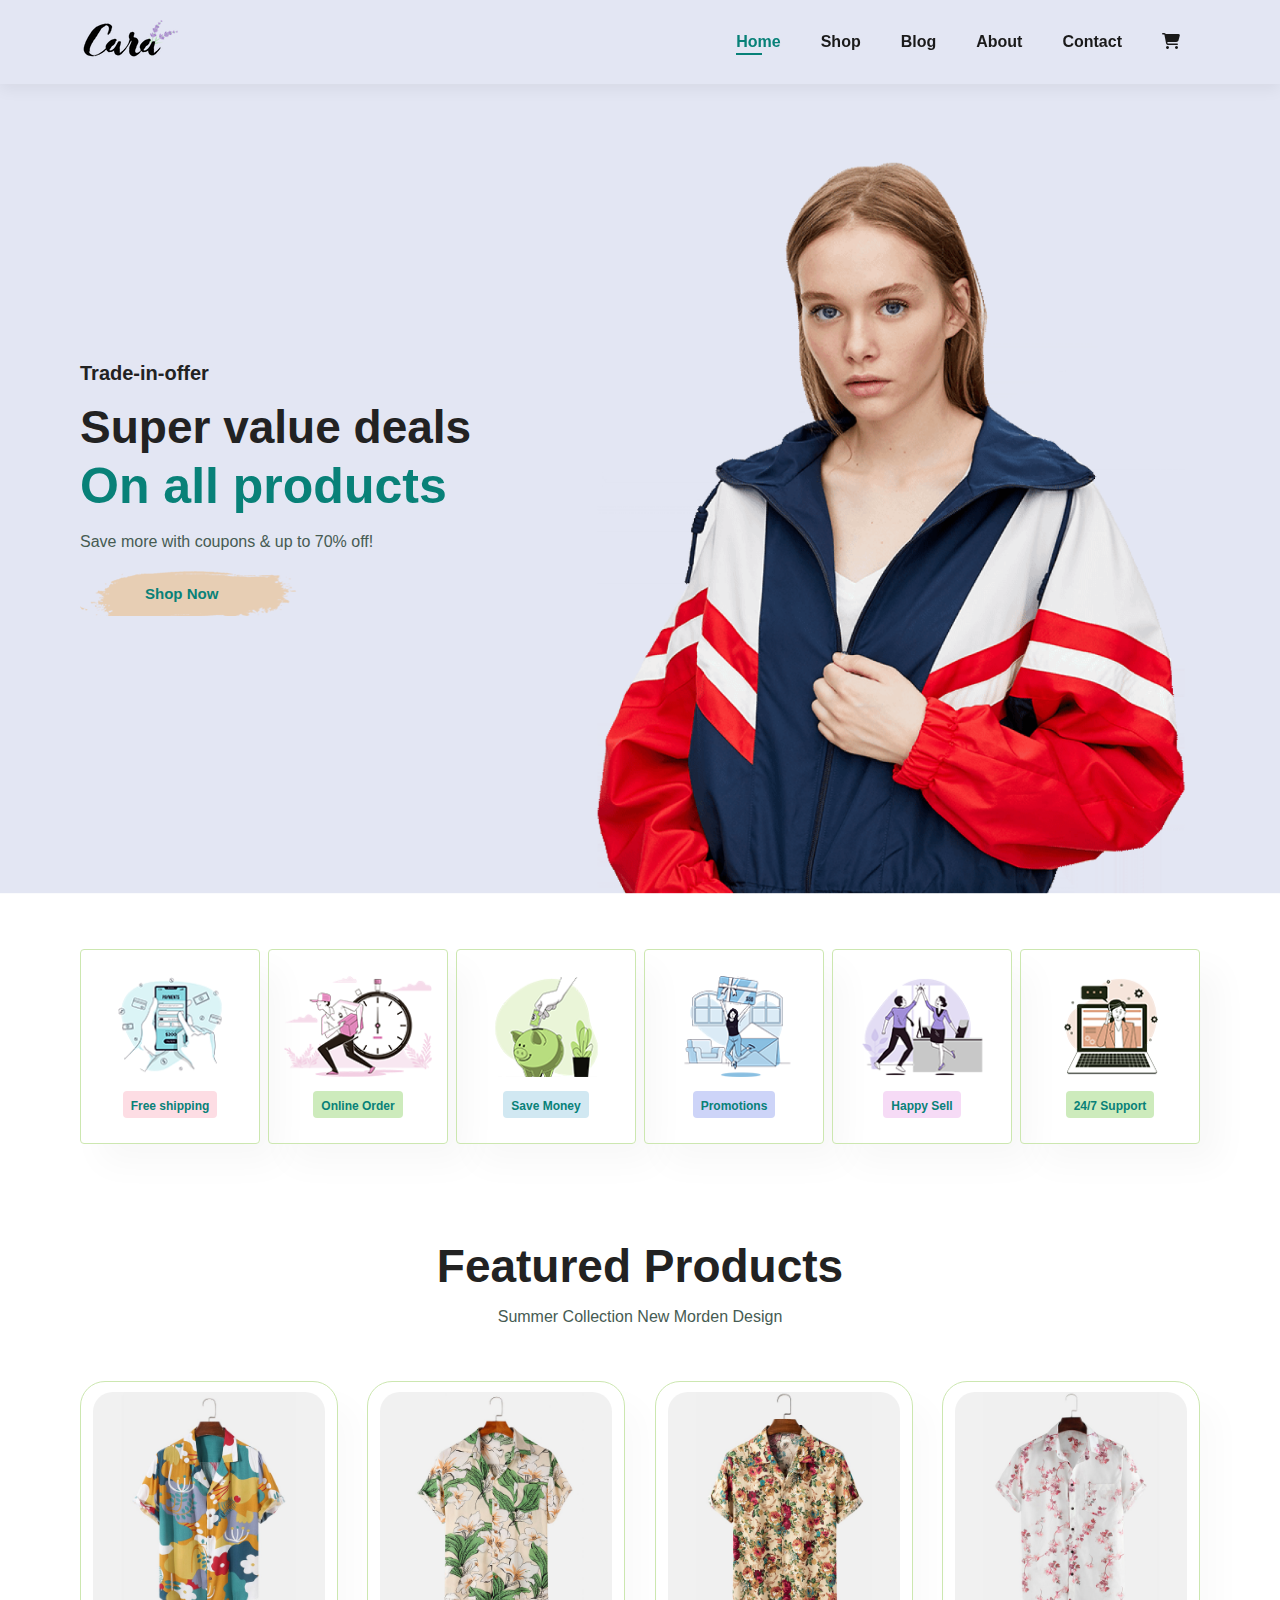
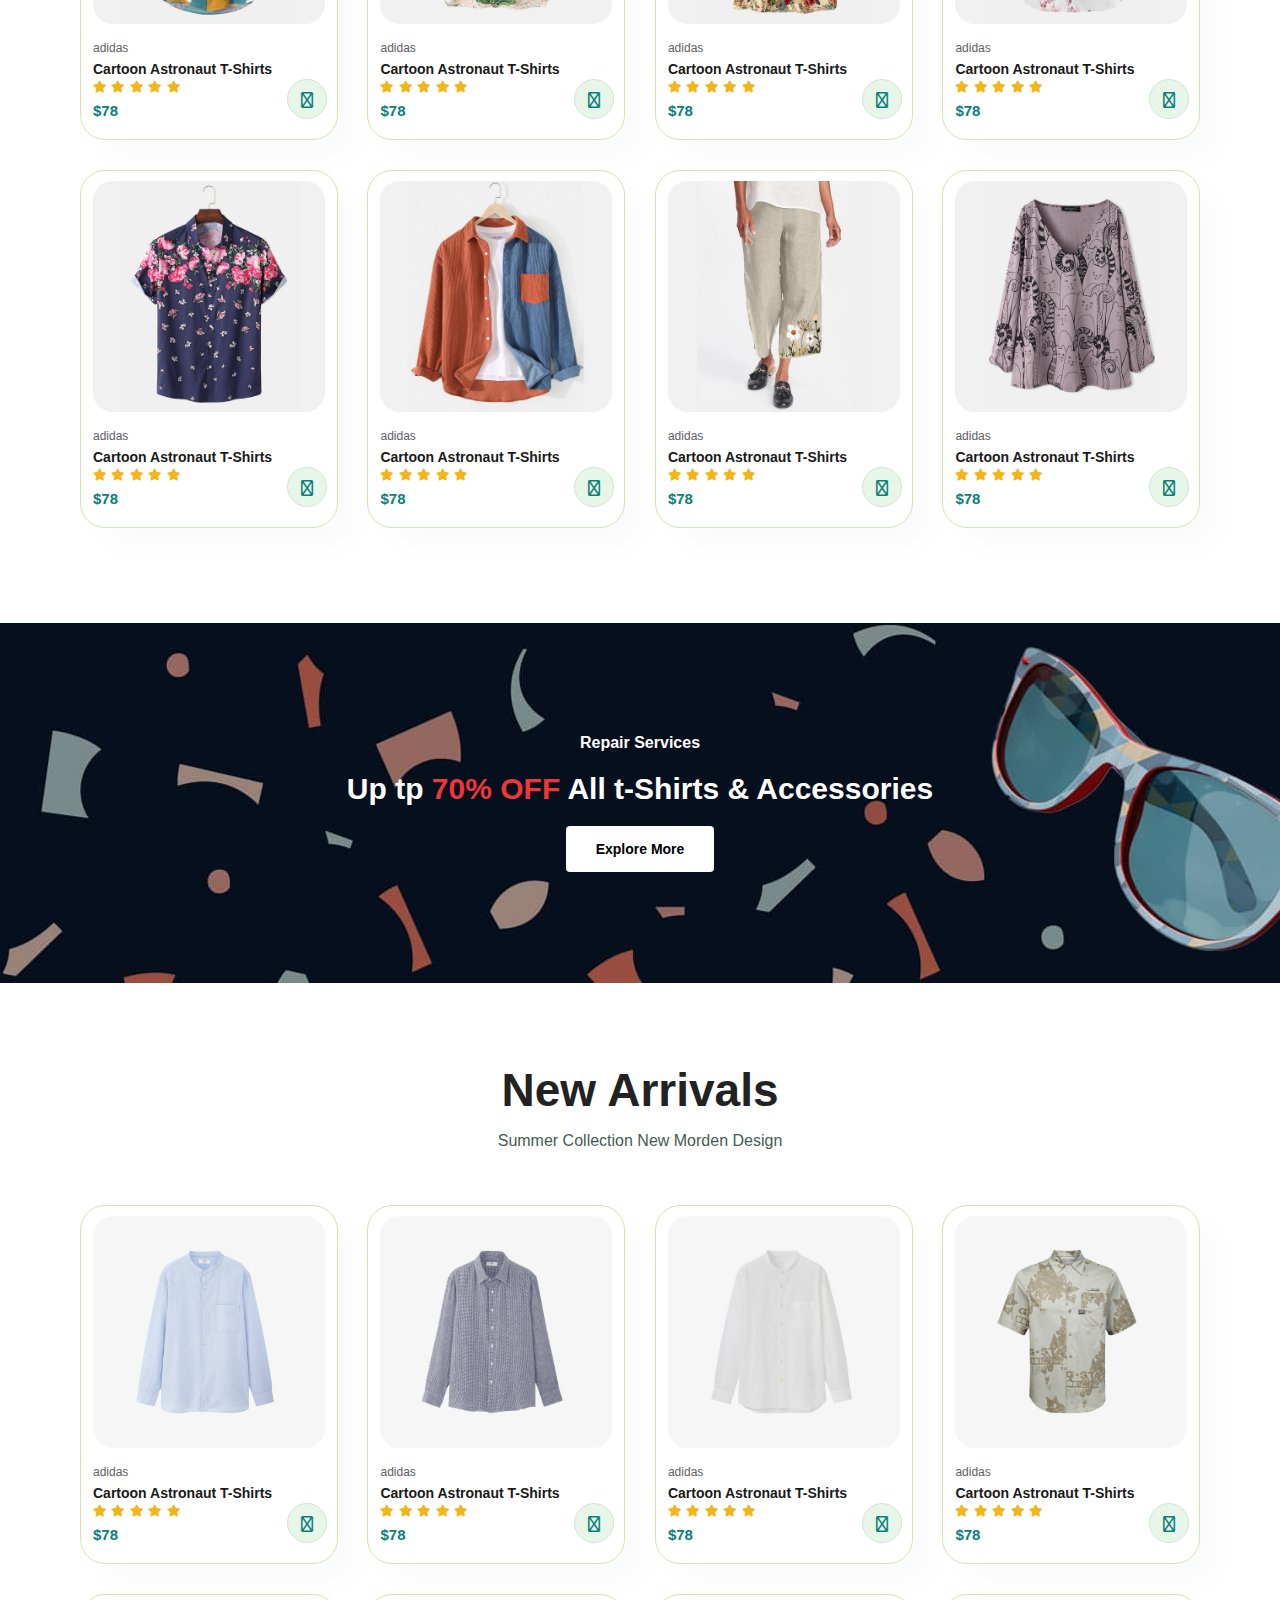
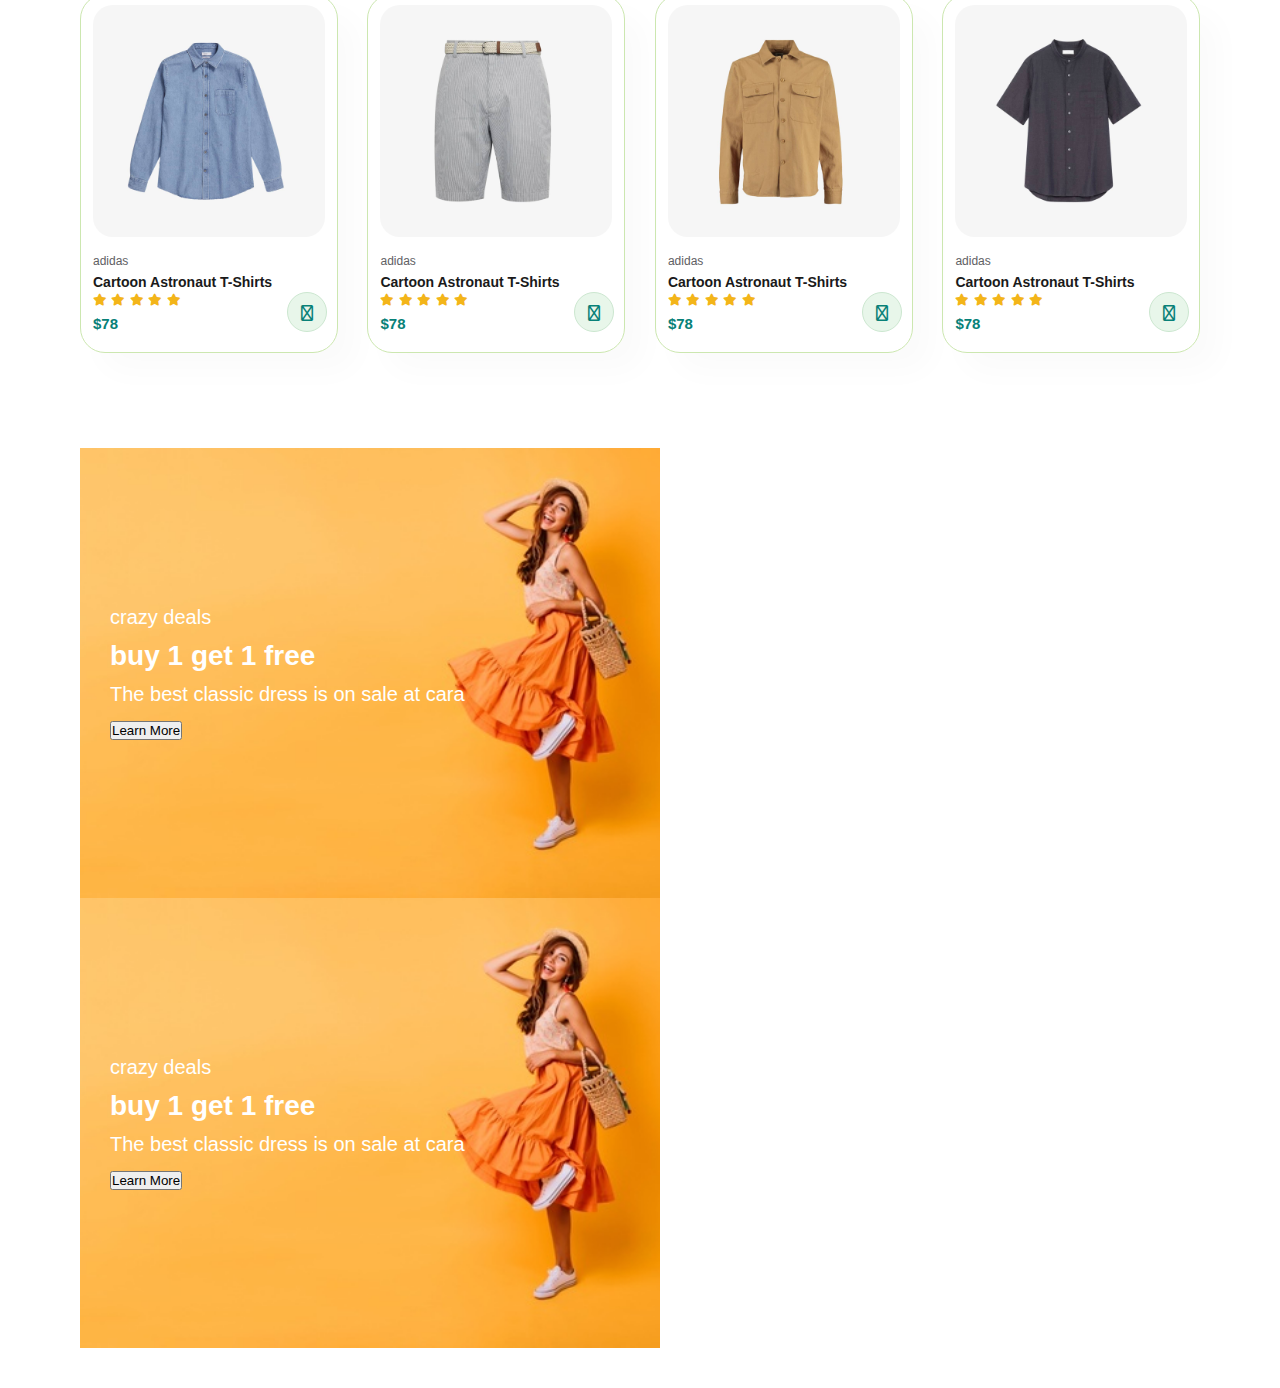
<file: index.html>
<!DOCTYPE html>
<html lang="en">
<head>
    <meta charset="UTF-8">
    <meta name="viewport" content="width=device-width, initial-scale=1.0">
    <title>E-Commerce | WebSite</title>
    <link rel="stylesheet" href="style.css">
    <link rel="stylesheet" href="https://cdnjs.cloudflare.com/ajax/libs/font-awesome/6.6.0/css/all.min.css" />
</head>
<body>
    <section id="header">
        <a href="#"><img src="img/logo.png" class="logo" alt=""></a>

        <div>
            <ul id="navbar">
                <li><a href="index.html" class="active">Home</a></li>
                <li><a href="shop.html">Shop</a></li>
                <li><a href="blog.html">Blog</a></li>
                <li><a href="about.html">About</a></li>
                <li><a href="contact.html">Contact</a></li>
                <li><a href="cart.html"><i class="fa-solid fa-cart-shopping"></i></a></li>

            </ul>
        </div>

    </section>

    <section id="hero">
        <h4>Trade-in-offer</h4>
        <h2>Super value deals</h2>
        <h1>On all products</h1>
        <p>Save more with coupons & up to 70% off!</p>
        <button>Shop Now</button>

    </section>
    <section id="feature" class="section-p1">
        <div class="fe-box">
            <img src="img/features/f1.png" alt="">
            <h6>Free shipping</h6>
        </div>
        <div class="fe-box">
            <img src="img/features/f2.png" alt="">
            <h6>Online Order</h6>
        </div>
        <div class="fe-box">
            <img src="img/features/f3.png" alt="">
            <h6>Save Money</h6>
        </div>
        <div class="fe-box">
            <img src="img/features/f4.png" alt="">
            <h6>Promotions</h6>
        </div>
        <div class="fe-box">
            <img src="img/features/f5.png" alt="">
            <h6>Happy Sell</h6>
        </div>
        <div class="fe-box">
            <img src="img/features/f6.png" alt="">
            <h6>24/7 Support</h6>
        </div>
    </section>

    <section id="product1" class="section-p1">
        <h2>Featured Products</h2>
        <p>Summer Collection New Morden Design</p>
        <div class="pro-container">
            <div class="pro">
                <img src="img/products/f1.jpg" alt="">
                <div class="des">
                    <span>adidas</span>
                    <h5>Cartoon Astronaut T-Shirts</h5>
                    <div class="star">
                        <i class="fas fa-star"></i>
                        <i class="fas fa-star"></i>
                        <i class="fas fa-star"></i>
                        <i class="fas fa-star"></i>
                        <i class="fas fa-star"></i>
                    </div>
                    <h4>$78</h4>
                </div>
                <a href="#"><i class="fa-solid fa-cart-shopping  cart"></i></a>
            </div>
            <div class="pro">
                <img src="img/products/f2.jpg" alt="">
                <div class="des">
                    <span>adidas</span>
                    <h5>Cartoon Astronaut T-Shirts</h5>
                    <div class="star">
                        <i class="fas fa-star"></i>
                        <i class="fas fa-star"></i>
                        <i class="fas fa-star"></i>
                        <i class="fas fa-star"></i>
                        <i class="fas fa-star"></i>
                    </div>
                    <h4>$78</h4>
                </div>
                <a href="#"><i class="fa-solid fa-cart-shopping  cart"></i></a>
            </div>
            <div class="pro">
                <img src="img/products/f3.jpg" alt="">
                <div class="des">
                    <span>adidas</span>
                    <h5>Cartoon Astronaut T-Shirts</h5>
                    <div class="star">
                        <i class="fas fa-star"></i>
                        <i class="fas fa-star"></i>
                        <i class="fas fa-star"></i>
                        <i class="fas fa-star"></i>
                        <i class="fas fa-star"></i>
                    </div>
                    <h4>$78</h4>
                </div>
                <a href="#"><i class="fa-solid fa-cart-shopping  cart"></i></a>
            </div>
            <div class="pro">
                <img src="img/products/f4.jpg" alt="">
                <div class="des">
                    <span>adidas</span>
                    <h5>Cartoon Astronaut T-Shirts</h5>
                    <div class="star">
                        <i class="fas fa-star"></i>
                        <i class="fas fa-star"></i>
                        <i class="fas fa-star"></i>
                        <i class="fas fa-star"></i>
                        <i class="fas fa-star"></i>
                    </div>
                    <h4>$78</h4>
                </div>
                <a href="#"><i class="fa-solid fa-cart-shopping  cart"></i></a>
            </div>
            <div class="pro">
                <img src="img/products/f5.jpg" alt="">
                <div class="des">
                    <span>adidas</span>
                    <h5>Cartoon Astronaut T-Shirts</h5>
                    <div class="star">
                        <i class="fas fa-star"></i>
                        <i class="fas fa-star"></i>
                        <i class="fas fa-star"></i>
                        <i class="fas fa-star"></i>
                        <i class="fas fa-star"></i>
                    </div>
                    <h4>$78</h4>
                </div>
                <a href="#"><i class="fa-solid fa-cart-shopping  cart"></i></a>
            </div>
            <div class="pro">
                <img src="img/products/f6.jpg" alt="">
                <div class="des">
                    <span>adidas</span>
                    <h5>Cartoon Astronaut T-Shirts</h5>
                    <div class="star">
                        <i class="fas fa-star"></i>
                        <i class="fas fa-star"></i>
                        <i class="fas fa-star"></i>
                        <i class="fas fa-star"></i>
                        <i class="fas fa-star"></i>
                    </div>
                    <h4>$78</h4>
                </div>
                <a href="#"><i class="fa-solid fa-cart-shopping  cart"></i></a>
            </div>
            <div class="pro">
                <img src="img/products/f7.jpg" alt="">
                <div class="des">
                    <span>adidas</span>
                    <h5>Cartoon Astronaut T-Shirts</h5>
                    <div class="star">
                        <i class="fas fa-star"></i>
                        <i class="fas fa-star"></i>
                        <i class="fas fa-star"></i>
                        <i class="fas fa-star"></i>
                        <i class="fas fa-star"></i>
                    </div>
                    <h4>$78</h4>
                </div>
                <a href="#"><i class="fa-solid fa-cart-shopping  cart"></i></a>
            </div>
            <div class="pro">
                <img src="img/products/f8.jpg" alt="">
                <div class="des">
                    <span>adidas</span>
                    <h5>Cartoon Astronaut T-Shirts</h5>
                    <div class="star">
                        <i class="fas fa-star"></i>
                        <i class="fas fa-star"></i>
                        <i class="fas fa-star"></i>
                        <i class="fas fa-star"></i>
                        <i class="fas fa-star"></i>
                    </div>
                    <h4>$78</h4>
                </div>
                <a href="#"><i class="fa-solid fa-cart-shopping  cart"></i></a>
            </div>
        </div>

    </section>
    <section id="banner" class="section-m1">
        <h4>Repair Services</h4>
        <h2>Up tp <span>70% OFF</span> All t-Shirts & Accessories</h2>
        <button class="normal">Explore More</button>
    </section>
    <section id="product1" class="section-p1">
        <h2>New Arrivals</h2>
        <p>Summer Collection New Morden Design</p>
        <div class="pro-container">
            <div class="pro">
                <img src="img/products/n1.jpg" alt="">
                <div class="des">
                    <span>adidas</span>
                    <h5>Cartoon Astronaut T-Shirts</h5>
                    <div class="star">
                        <i class="fas fa-star"></i>
                        <i class="fas fa-star"></i>
                        <i class="fas fa-star"></i>
                        <i class="fas fa-star"></i>
                        <i class="fas fa-star"></i>
                    </div>
                    <h4>$78</h4>
                </div>
                <a href="#"><i class="fa-solid fa-cart-shopping  cart"></i></a>
            </div>
            <div class="pro">
                <img src="img/products/n2.jpg" alt="">
                <div class="des">
                    <span>adidas</span>
                    <h5>Cartoon Astronaut T-Shirts</h5>
                    <div class="star">
                        <i class="fas fa-star"></i>
                        <i class="fas fa-star"></i>
                        <i class="fas fa-star"></i>
                        <i class="fas fa-star"></i>
                        <i class="fas fa-star"></i>
                    </div>
                    <h4>$78</h4>
                </div>
                <a href="#"><i class="fa-solid fa-cart-shopping  cart"></i></a>
            </div>
            <div class="pro">
                <img src="img/products/n3.jpg" alt="">
                <div class="des">
                    <span>adidas</span>
                    <h5>Cartoon Astronaut T-Shirts</h5>
                    <div class="star">
                        <i class="fas fa-star"></i>
                        <i class="fas fa-star"></i>
                        <i class="fas fa-star"></i>
                        <i class="fas fa-star"></i>
                        <i class="fas fa-star"></i>
                    </div>
                    <h4>$78</h4>
                </div>
                <a href="#"><i class="fa-solid fa-cart-shopping  cart"></i></a>
            </div>
            <div class="pro">
                <img src="img/products/n4.jpg" alt="">
                <div class="des">
                    <span>adidas</span>
                    <h5>Cartoon Astronaut T-Shirts</h5>
                    <div class="star">
                        <i class="fas fa-star"></i>
                        <i class="fas fa-star"></i>
                        <i class="fas fa-star"></i>
                        <i class="fas fa-star"></i>
                        <i class="fas fa-star"></i>
                    </div>
                    <h4>$78</h4>
                </div>
                <a href="#"><i class="fa-solid fa-cart-shopping  cart"></i></a>
            </div>
            <div class="pro">
                <img src="img/products/n5.jpg" alt="">
                <div class="des">
                    <span>adidas</span>
                    <h5>Cartoon Astronaut T-Shirts</h5>
                    <div class="star">
                        <i class="fas fa-star"></i>
                        <i class="fas fa-star"></i>
                        <i class="fas fa-star"></i>
                        <i class="fas fa-star"></i>
                        <i class="fas fa-star"></i>
                    </div>
                    <h4>$78</h4>
                </div>
                <a href="#"><i class="fa-solid fa-cart-shopping  cart"></i></a>
            </div>
            <div class="pro">
                <img src="img/products/n6.jpg" alt="">
                <div class="des">
                    <span>adidas</span>
                    <h5>Cartoon Astronaut T-Shirts</h5>
                    <div class="star">
                        <i class="fas fa-star"></i>
                        <i class="fas fa-star"></i>
                        <i class="fas fa-star"></i>
                        <i class="fas fa-star"></i>
                        <i class="fas fa-star"></i>
                    </div>
                    <h4>$78</h4>
                </div>
                <a href="#"><i class="fa-solid fa-cart-shopping  cart"></i></a>
            </div>
            <div class="pro">
                <img src="img/products/n7.jpg" alt="">
                <div class="des">
                    <span>adidas</span>
                    <h5>Cartoon Astronaut T-Shirts</h5>
                    <div class="star">
                        <i class="fas fa-star"></i>
                        <i class="fas fa-star"></i>
                        <i class="fas fa-star"></i>
                        <i class="fas fa-star"></i>
                        <i class="fas fa-star"></i>
                    </div>
                    <h4>$78</h4>
                </div>
                <a href="#"><i class="fa-solid fa-cart-shopping  cart"></i></a>
            </div>
            <div class="pro">
                <img src="img/products/n8.jpg" alt="">
                <div class="des">
                    <span>adidas</span>
                    <h5>Cartoon Astronaut T-Shirts</h5>
                    <div class="star">
                        <i class="fas fa-star"></i>
                        <i class="fas fa-star"></i>
                        <i class="fas fa-star"></i>
                        <i class="fas fa-star"></i>
                        <i class="fas fa-star"></i>
                    </div>
                    <h4>$78</h4>
                </div>
                <a href="#"><i class="fa-solid fa-cart-shopping  cart"></i></a>
            </div>
        </div>

    </section>
    <section id="sm-banner" class="section-p1">
        <div class="banner-box">
            <h4>crazy deals</h4>
            <h2>buy 1 get 1 free</h2>
            <span>The best classic dress is on sale at cara</span>
            <button>Learn More</button>
        </div>
        <div class="banner-box">
            <h4>crazy deals</h4>
            <h2>buy 1 get 1 free</h2>
            <span>The best classic dress is on sale at cara</span>
            <button>Learn More</button>
        </div>

    </section>


    <script src="script.js"></script>
</body>
</html>
</file>
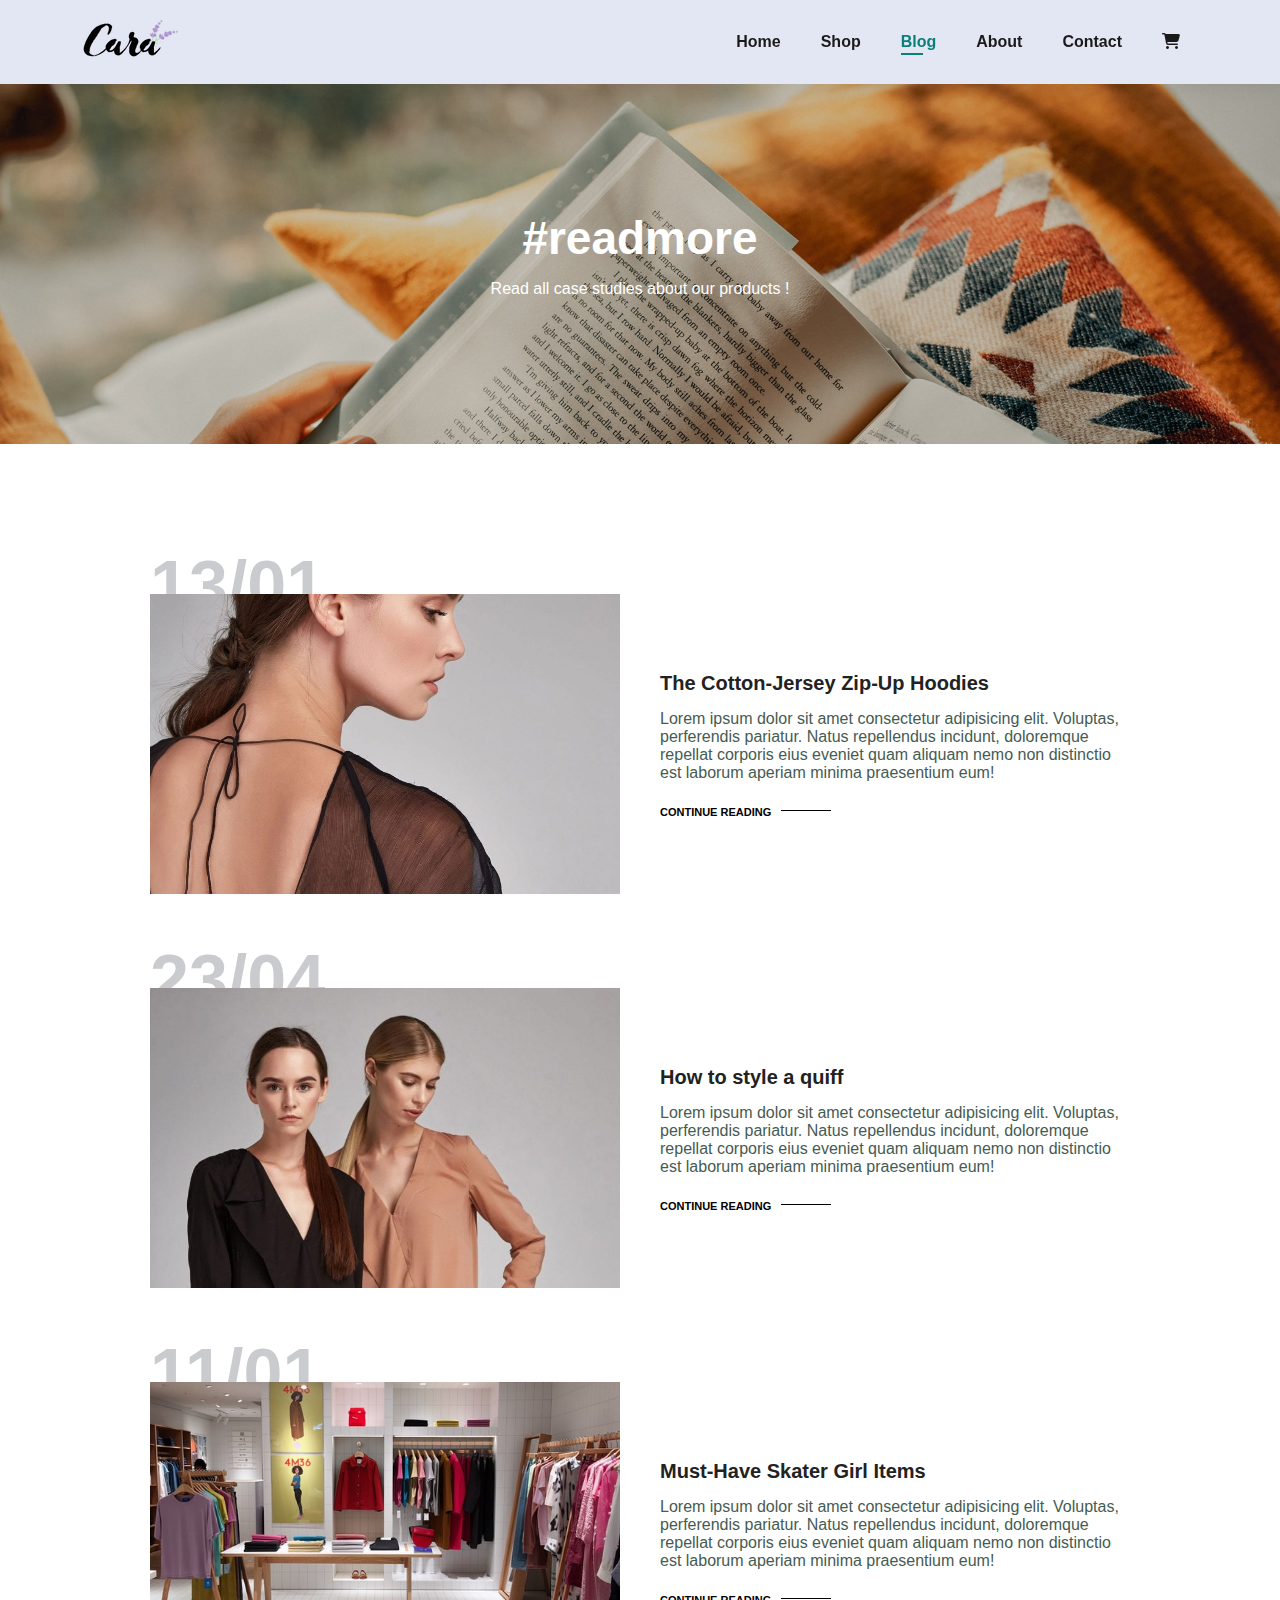
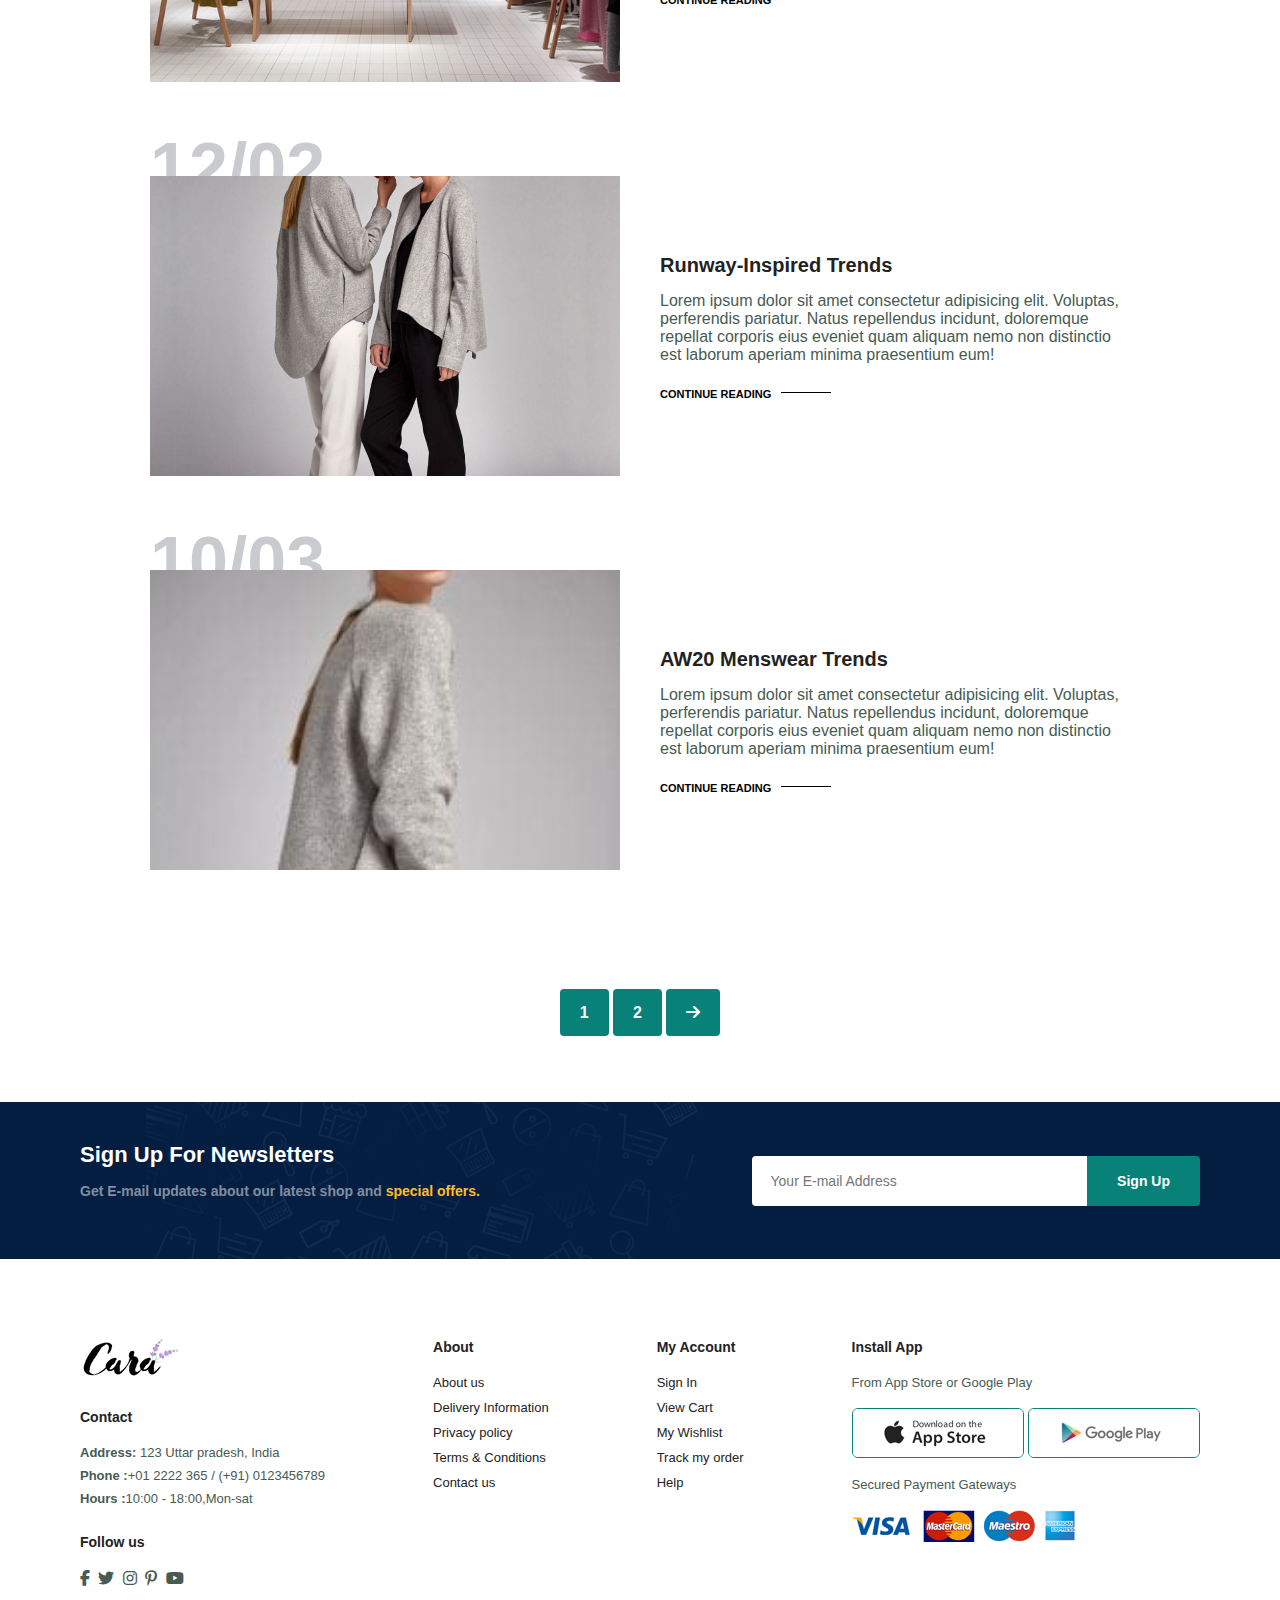
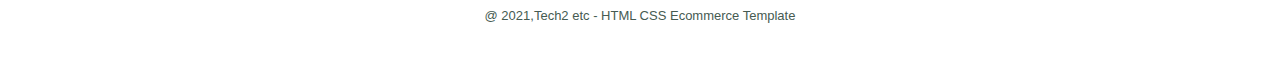
<file: blog.html>
<!DOCTYPE html>
<html lang="en">
<head>
    <meta charset="UTF-8">
    <meta name="viewport" content="width=device-width, initial-scale=1.0">
    <title>E-Commerce | WebSite</title>
    <link rel="stylesheet" href="style.css">
    <link rel="stylesheet" href="https://cdnjs.cloudflare.com/ajax/libs/font-awesome/6.6.0/css/all.min.css" />
</head>
<body>
    <section id="header">
        <a href="#"><img src="img/logo.png" class="logo" alt=""></a>

        <div>
            <ul id="navbar">
                <li><a href="index.html">Home</a></li>
                <li><a href="shop.html"  >Shop</a></li>
                <li><a href="blog.html" class="active">Blog</a></li>
                <li><a href="about.html">About</a></li>
                <li><a href="contact.html">Contact</a></li>
                <li id="lg-bag"><a href="cart.html"><i class="fa-solid fa-cart-shopping"></i></a></li>
                <a href="#" id="close" ><i class="fa-solid fa-xmark"></i></a>

            </ul>
        </div>
        <div id="mobile">
            <a href="cart.html"><i class="fa-solid fa-cart-shopping"></i></a>
            <i id="bar" class="fas fa-outdent"></i>
        </div>

    </section>

    <section id="page-header" class="blog-header">
        <h2>#readmore</h2>
        <p>Read all case studies about our products !</p>

    </section>
    <section id="blog">
        <div class="blog-box">
            <div class="blog-img">
                <img src="img/blog/b1.jpg" alt="">
            </div>
            <div class="blog-details">
                <h4>The Cotton-Jersey Zip-Up Hoodies</h4>
                <p>Lorem ipsum dolor sit amet consectetur adipisicing elit. Voluptas, perferendis pariatur. Natus repellendus incidunt, doloremque repellat corporis eius eveniet quam aliquam nemo non distinctio est laborum aperiam minima praesentium eum!</p>
                <a href="#">CONTINUE READING</a>
            </div>
            <h1>13/01</h1>
        </div>
        <div class="blog-box">
            <div class="blog-img">
                <img src="img/blog/b2.jpg" alt="">
            </div>
            <div class="blog-details">
                <h4>How to style a quiff</h4>
                <p>Lorem ipsum dolor sit amet consectetur adipisicing elit. Voluptas, perferendis pariatur. Natus repellendus incidunt, doloremque repellat corporis eius eveniet quam aliquam nemo non distinctio est laborum aperiam minima praesentium eum!</p>
                <a href="#">CONTINUE READING</a>
            </div>
            <h1>23/04</h1>
        </div>
        <div class="blog-box">
            <div class="blog-img">
                <img src="img/blog/b3.jpg" alt="">
            </div>
            <div class="blog-details">
                <h4>Must-Have Skater Girl Items</h4>
                <p>Lorem ipsum dolor sit amet consectetur adipisicing elit. Voluptas, perferendis pariatur. Natus repellendus incidunt, doloremque repellat corporis eius eveniet quam aliquam nemo non distinctio est laborum aperiam minima praesentium eum!</p>
                <a href="#">CONTINUE READING</a>
            </div>
            <h1>11/01</h1>
        </div>
        <div class="blog-box">
            <div class="blog-img">
                <img src="img/blog/b4.jpg" alt="">
            </div>
            <div class="blog-details">
                <h4>Runway-Inspired Trends</h4>
                <p>Lorem ipsum dolor sit amet consectetur adipisicing elit. Voluptas, perferendis pariatur. Natus repellendus incidunt, doloremque repellat corporis eius eveniet quam aliquam nemo non distinctio est laborum aperiam minima praesentium eum!</p>
                <a href="#">CONTINUE READING</a>
            </div>
            <h1>12/02</h1>
        </div>
        <div class="blog-box">
            <div class="blog-img">
                <img src="img/blog/b5.jpg" alt="">
            </div>
            <div class="blog-details">
                <h4>AW20 Menswear Trends</h4>
                <p>Lorem ipsum dolor sit amet consectetur adipisicing elit. Voluptas, perferendis pariatur. Natus repellendus incidunt, doloremque repellat corporis eius eveniet quam aliquam nemo non distinctio est laborum aperiam minima praesentium eum!</p>
                <a href="#">CONTINUE READING</a>
            </div>
            <h1>10/03</h1>
        </div>
    </section>

    
    <section id="pagination" class="section-p1">
        <a href="#">1</a>
        <a href="#">2</a>
        <a href="#"><i class="fa-solid fa-arrow-right"></i></a>

    </section>

    <section id="newsletter" class="section-p1 section-m1">
        <div class="newstext">
            <h4>Sign Up For Newsletters</h4>
            <p>Get E-mail updates about our latest shop and <span>special offers.</span></p>
        </div>
        <div class="form">
            <input type="text" placeholder="Your E-mail Address">
            <button class="normal">Sign Up</button>
        </div>
    </section>
    <footer class="section-p1">
        <div class="col">
            <img class="logo" src="img/logo.png" alt="">
            <h4>Contact</h4>
            <p><strong>Address:</strong> 123 Uttar pradesh, India</p>
            <p><strong>Phone :</strong>+01 2222 365 / (+91) 0123456789</p>
            <p><strong>Hours :</strong>10:00 - 18:00,Mon-sat</p>
            <div class="follow">
                <h4>Follow us</h4>
                <div class="icon">
                    <i class="fab fa-facebook-f"></i>
                    <i class="fab fa-twitter"></i>
                    <i class="fab fa-instagram"></i>
                    <i class="fab fa-pinterest-p"></i>
                    <i class="fab fa-youtube"></i>
                </div>
            </div>
        </div>
        <div class="col">
            <h4>About</h4>
            <a href="#">About us</a>
            <a href="#">Delivery Information</a>
            <a href="#">Privacy policy</a>
            <a href="#">Terms & Conditions</a>
            <a href="#">Contact us</a>
        </div>
        <div class="col">
            <h4>My Account</h4>
            <a href="#">Sign In</a>
            <a href="#">View Cart</a>
            <a href="#">My Wishlist</a>
            <a href="#">Track my order</a>
            <a href="#">Help</a>
        </div>
        <div class="col install">
            <h4>Install App</h4>
            <p>From App Store or Google Play</p>
            <div class="row">
                <img src="img/pay/app.jpg" alt="">
                <img src="img/pay/play.jpg" alt="">
            </div>
            <p>Secured Payment Gateways</p>
            <img src="img/pay/pay.png" alt="">
        </div>
        <div class="copyright">
            <p>@ 2021,Tech2 etc - HTML CSS Ecommerce Template</p>
        </div>
    </footer>



    <script src="script.js"></script>
</body>
</html>
</file>
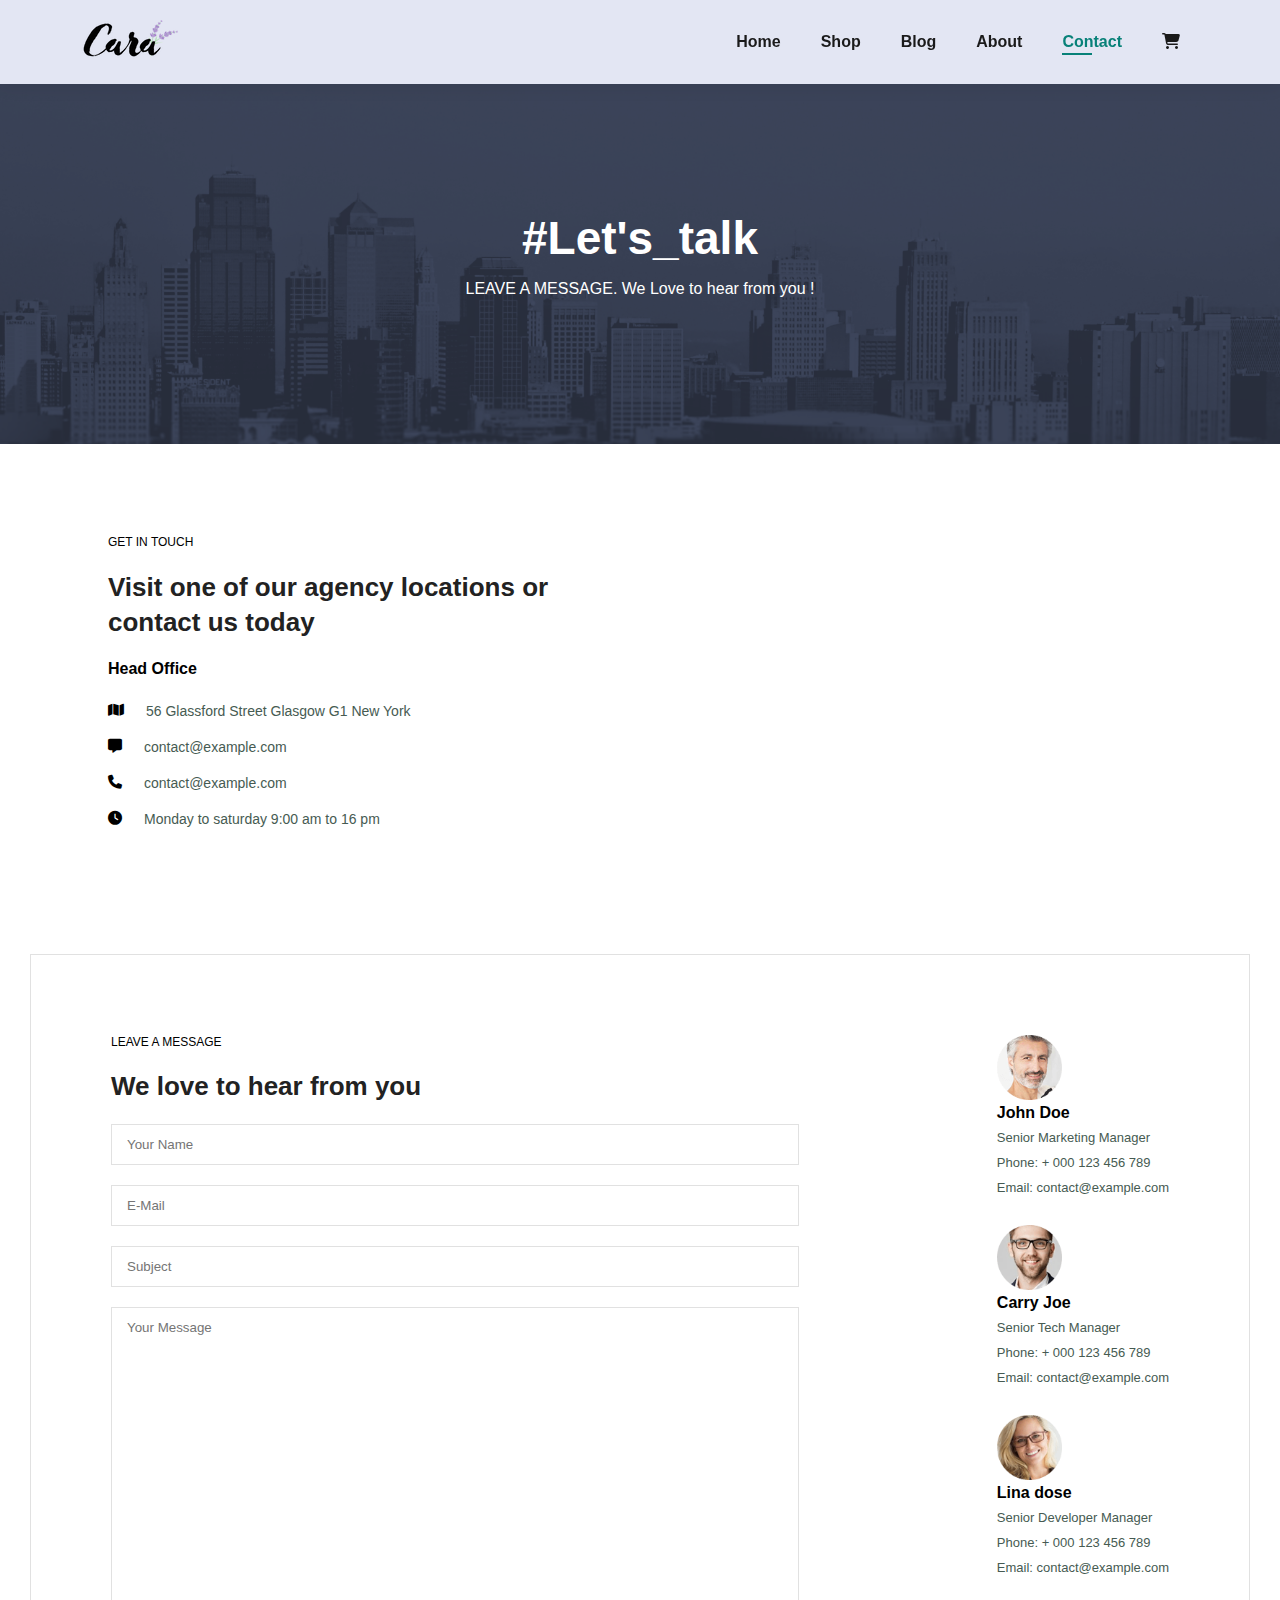
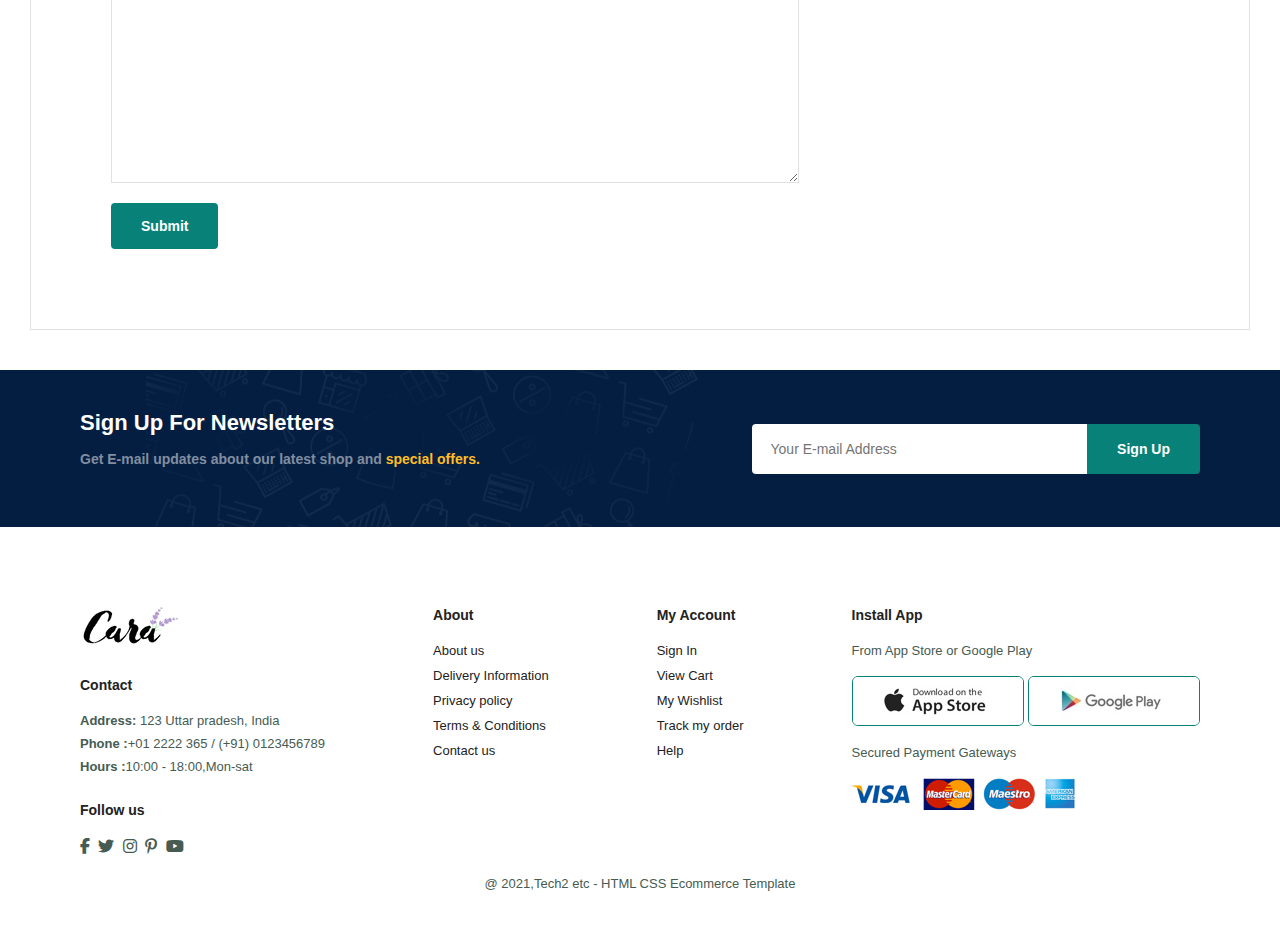
<file: contact.html>
<!DOCTYPE html>
<html lang="en">
<head>
    <meta charset="UTF-8">
    <meta name="viewport" content="width=device-width, initial-scale=1.0">
    <title>E-Commerce | WebSite</title>
    <link rel="stylesheet" href="style.css">
    <link rel="stylesheet" href="https://cdnjs.cloudflare.com/ajax/libs/font-awesome/6.6.0/css/all.min.css" />
</head>
<body>
    <section id="header">
        <a href="#"><img src="img/logo.png" class="logo" alt=""></a>

        <div>
            <ul id="navbar">
                <li><a href="index.html">Home</a></li>
                <li><a href="shop.html"  >Shop</a></li>
                <li><a href="blog.html" >Blog</a></li>
                <li><a href="about.html" >About</a></li>
                <li><a href="contact.html" class="active">Contact</a></li>
                <li id="lg-bag"><a href="cart.html"><i class="fa-solid fa-cart-shopping"></i></a></li>
                <a href="#" id="close" ><i class="fa-solid fa-xmark"></i></a>

            </ul>
        </div>
        <div id="mobile">
            <a href="cart.html"><i class="fa-solid fa-cart-shopping"></i></a>
            <i id="bar" class="fas fa-outdent"></i>
        </div>

    </section>

    <section id="page-header" class="about-header">
        <h2>#Let's_talk</h2>
        <p>LEAVE A MESSAGE. We Love to hear from you !</p>

    </section>

    <section id="contact-details" class="section-p1">
        <div class="details">
            <span>GET IN TOUCH</span>
            <h2>Visit one of our agency locations or contact us today</h2>
            <h3>Head Office</h3>
            <div>
                <li>
                    <i class="fa-solid fa-map"></i>
                    <p>56 Glassford Street Glasgow G1 New York</p>
                </li>
                <li>
                    <i class="fa-solid fa-message"></i>
                    <p>contact@example.com</p>
                </li>
                <li>
                    <i class="fa-solid fa-phone"></i>
                    <p>contact@example.com</p>
                </li>
                <li>
                    <i class="fa-solid fa-clock"></i>
                    <p>Monday to saturday 9:00 am to 16 pm</p>
                </li>
            </div>
        </div>

        <div class="map">
            <iframe src="https://www.google.com/maps/embed?pb=!1m18!1m12!1m3!1d2469.687214909832!2d-1.2545179!3d51.75704289999999!2m3!1f0!2f0!3f0!3m2!1i1024!2i768!4f13.1!3m3!1m2!1s0x4876c6a9ef8c485b%3A0xd2ff1883a001afed!2sUniversity%20of%20Oxford!5e0!3m2!1sen!2sin!4v1722597687412!5m2!1sen!2sin" width="600" height="450" style="border:0;" allowfullscreen="" loading="lazy" referrerpolicy="no-referrer-when-downgrade"></iframe>

        </div>
    </section>
    <section id="form-details">
        <form action="">
            <span>LEAVE A MESSAGE</span>
            <h2>We love to hear from you</h2>
            <input type="text" placeholder="Your Name">
            <input type="text" placeholder="E-Mail">
            <input type="text" placeholder="Subject">
            <textarea name="" id="" cols="30" rows="30" placeholder="Your Message"></textarea>
            <button class="normal">Submit</button>
        </form>

        <div class="people">
            <div>
                <img src="img/people/1.png" alt="">
                <p><span>John Doe</span> Senior Marketing Manager <br> Phone: + 000 123 456 789 <br>Email: contact@example.com</p>
            </div>
            <div>
                <img src="img/people/2.png" alt="">
                <p><span>Carry Joe</span> Senior Tech Manager <br> Phone: + 000 123 456 789 <br>Email: contact@example.com</p>
            </div>
            <div>
                <img src="img/people/3.png" alt="">
                <p><span>Lina dose</span> Senior Developer Manager <br> Phone: + 000 123 456 789 <br>Email: contact@example.com</p>
            </div>
        </div>
    </section>
    

    <section id="newsletter" class="section-p1 section-m1">
        <div class="newstext">
            <h4>Sign Up For Newsletters</h4>
            <p>Get E-mail updates about our latest shop and <span>special offers.</span></p>
        </div>
        <div class="form">
            <input type="text" placeholder="Your E-mail Address">
            <button class="normal">Sign Up</button>
        </div>
    </section>   

    
    <footer class="section-p1">
        <div class="col">
            <img class="logo" src="img/logo.png" alt="">
            <h4>Contact</h4>
            <p><strong>Address:</strong> 123 Uttar pradesh, India</p>
            <p><strong>Phone :</strong>+01 2222 365 / (+91) 0123456789</p>
            <p><strong>Hours :</strong>10:00 - 18:00,Mon-sat</p>
            <div class="follow">
                <h4>Follow us</h4>
                <div class="icon">
                    <i class="fab fa-facebook-f"></i>
                    <i class="fab fa-twitter"></i>
                    <i class="fab fa-instagram"></i>
                    <i class="fab fa-pinterest-p"></i>
                    <i class="fab fa-youtube"></i>
                </div>
            </div>
        </div>
        <div class="col">
            <h4>About</h4>
            <a href="#">About us</a>
            <a href="#">Delivery Information</a>
            <a href="#">Privacy policy</a>
            <a href="#">Terms & Conditions</a>
            <a href="#">Contact us</a>
        </div>
        <div class="col">
            <h4>My Account</h4>
            <a href="#">Sign In</a>
            <a href="#">View Cart</a>
            <a href="#">My Wishlist</a>
            <a href="#">Track my order</a>
            <a href="#">Help</a>
        </div>
        <div class="col install">
            <h4>Install App</h4>
            <p>From App Store or Google Play</p>
            <div class="row">
                <img src="img/pay/app.jpg" alt="">
                <img src="img/pay/play.jpg" alt="">
            </div>
            <p>Secured Payment Gateways</p>
            <img src="img/pay/pay.png" alt="">
        </div>
        <div class="copyright">
            <p>@ 2021,Tech2 etc - HTML CSS Ecommerce Template</p>
        </div>
    </footer>



    <script src="script.js"></script>
</body>
</html>
</file>
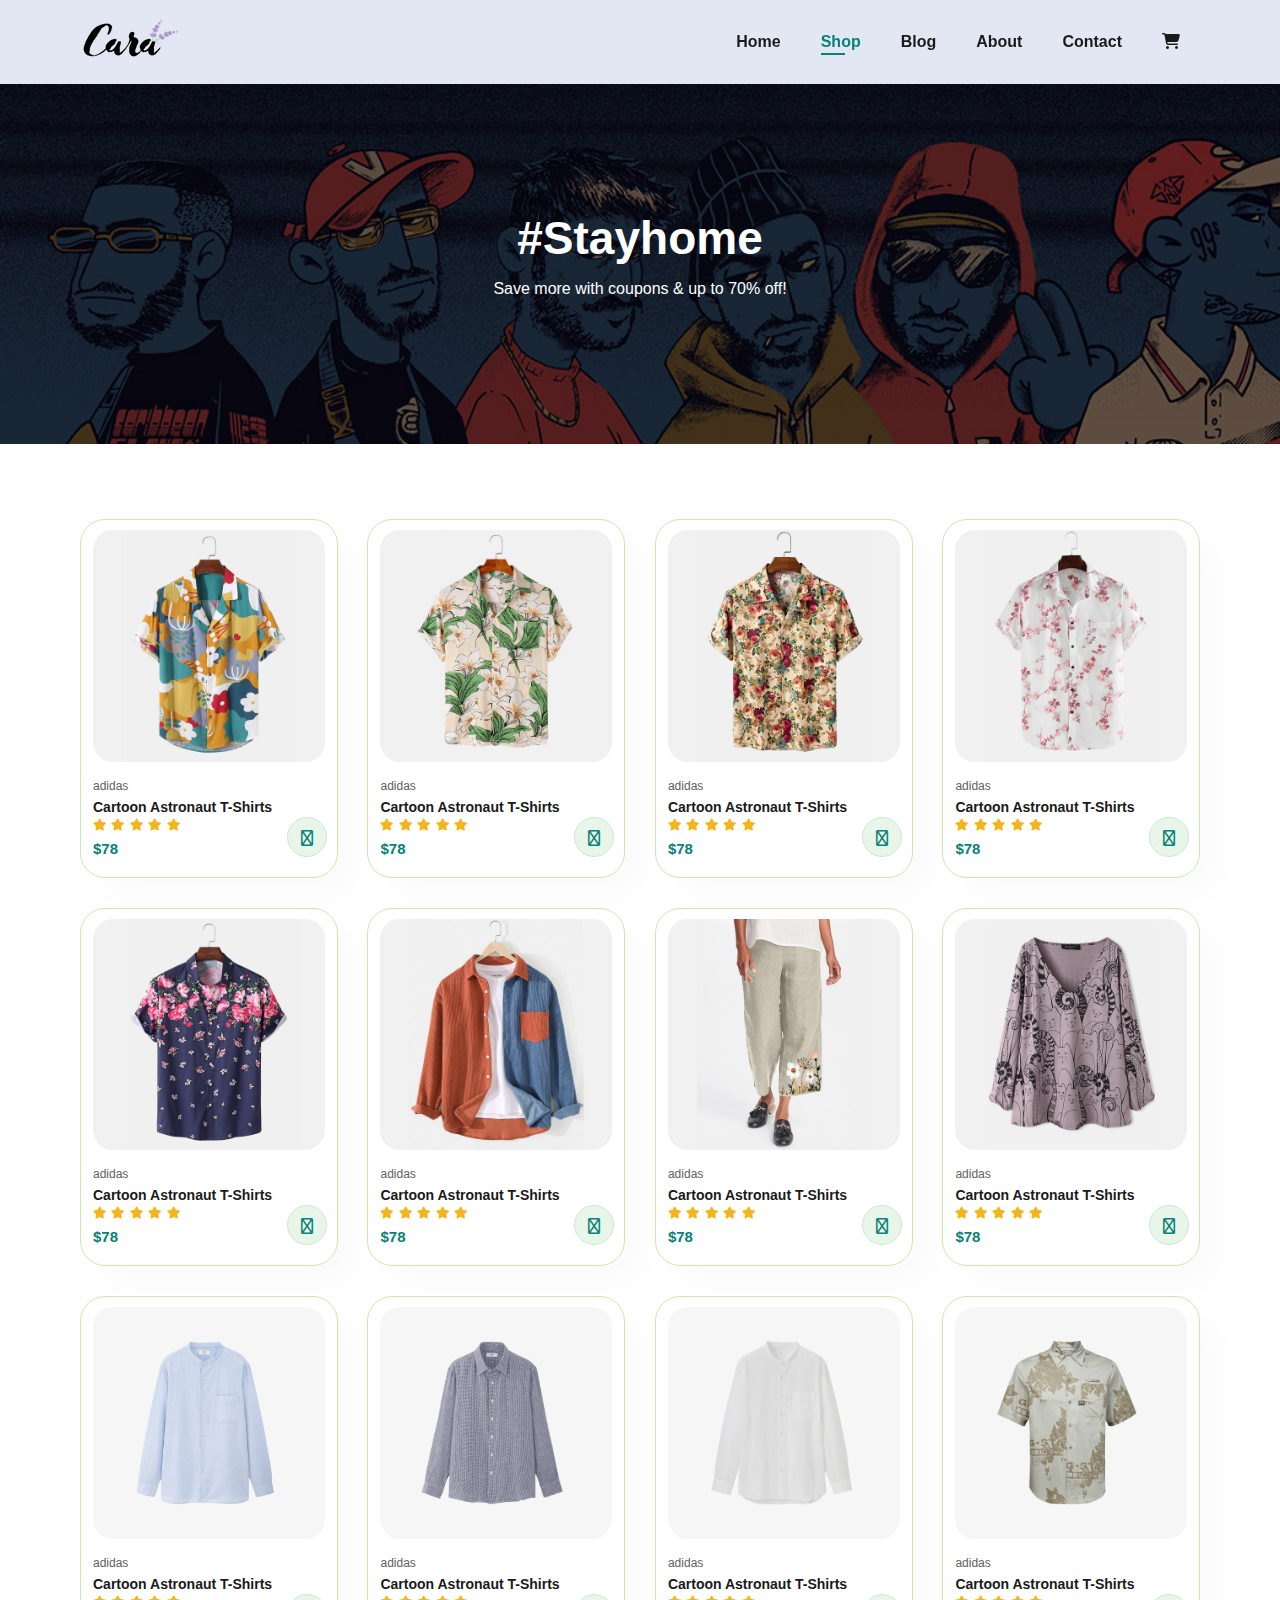
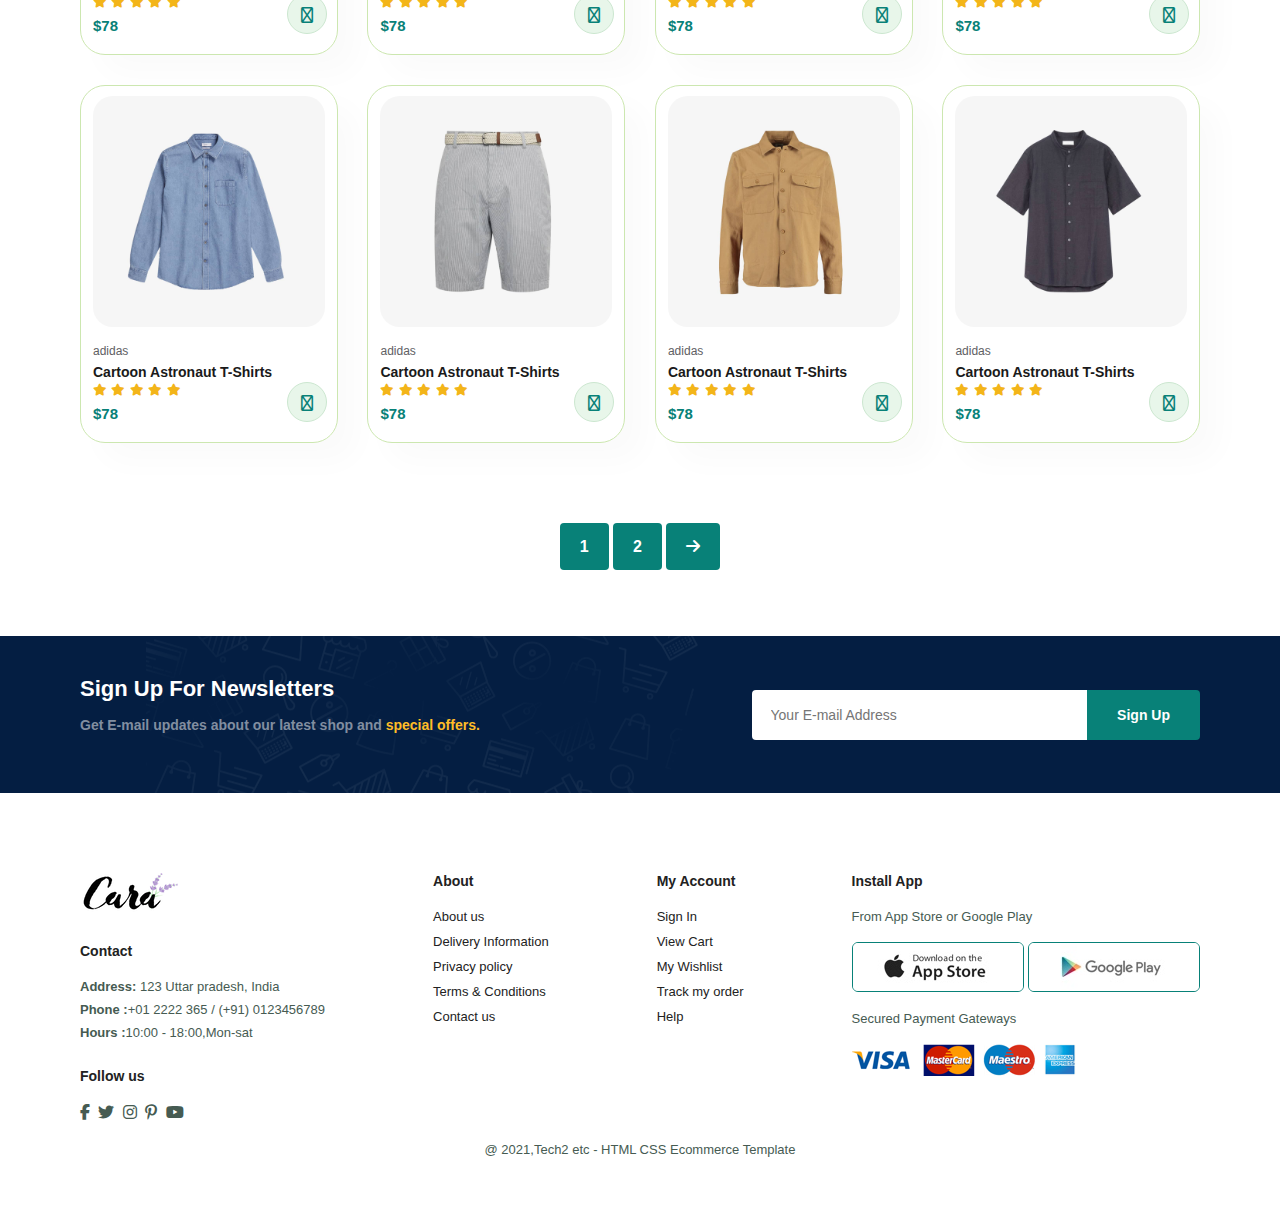
<file: shop.html>
<!DOCTYPE html>
<html lang="en">
<head>
    <meta charset="UTF-8">
    <meta name="viewport" content="width=device-width, initial-scale=1.0">
    <title>E-Commerce | WebSite</title>
    <link rel="stylesheet" href="style.css">
    <link rel="stylesheet" href="https://cdnjs.cloudflare.com/ajax/libs/font-awesome/6.6.0/css/all.min.css" />
</head>
<body>
    <section id="header">
        <a href="#"><img src="img/logo.png" class="logo" alt=""></a>

        <div>
            <ul id="navbar">
                <li><a href="index.html">Home</a></li>
                <li><a href="shop.html"  class="active">Shop</a></li>
                <li><a href="blog.html">Blog</a></li>
                <li><a href="about.html">About</a></li>
                <li><a href="contact.html">Contact</a></li>
                <li id="lg-bag"><a href="cart.html"><i class="fa-solid fa-cart-shopping"></i></a></li>
                <a href="#" id="close" ><i class="fa-solid fa-xmark"></i></a>

            </ul>
        </div>
        <div id="mobile">
            <a href="cart.html"><i class="fa-solid fa-cart-shopping"></i></a>
            <i id="bar" class="fas fa-outdent"></i>
        </div>

    </section>

    <section id="page-header">
        <h2>#Stayhome</h2>
        <p>Save more with coupons & up to 70% off!</p>

    </section>

    <section id="product1" class="section-p1">
        
        <div class="pro-container">
            <div class="pro" onclick="window.location.href='sproduct.html'">
                <img src="img/products/f1.jpg" alt="">
                <div class="des">
                    <span>adidas</span>
                    <h5>Cartoon Astronaut T-Shirts</h5>
                    <div class="star">
                        <i class="fas fa-star"></i>
                        <i class="fas fa-star"></i>
                        <i class="fas fa-star"></i>
                        <i class="fas fa-star"></i>
                        <i class="fas fa-star"></i>
                    </div>
                    <h4>$78</h4>
                </div>
                <a href="#"><i class="fa-solid fa-cart-shopping  cart"></i></a>
            </div>
            <div class="pro">
                <img src="img/products/f2.jpg" alt="">
                <div class="des">
                    <span>adidas</span>
                    <h5>Cartoon Astronaut T-Shirts</h5>
                    <div class="star">
                        <i class="fas fa-star"></i>
                        <i class="fas fa-star"></i>
                        <i class="fas fa-star"></i>
                        <i class="fas fa-star"></i>
                        <i class="fas fa-star"></i>
                    </div>
                    <h4>$78</h4>
                </div>
                <a href="#"><i class="fa-solid fa-cart-shopping  cart"></i></a>
            </div>
            <div class="pro">
                <img src="img/products/f3.jpg" alt="">
                <div class="des">
                    <span>adidas</span>
                    <h5>Cartoon Astronaut T-Shirts</h5>
                    <div class="star">
                        <i class="fas fa-star"></i>
                        <i class="fas fa-star"></i>
                        <i class="fas fa-star"></i>
                        <i class="fas fa-star"></i>
                        <i class="fas fa-star"></i>
                    </div>
                    <h4>$78</h4>
                </div>
                <a href="#"><i class="fa-solid fa-cart-shopping  cart"></i></a>
            </div>
            <div class="pro">
                <img src="img/products/f4.jpg" alt="">
                <div class="des">
                    <span>adidas</span>
                    <h5>Cartoon Astronaut T-Shirts</h5>
                    <div class="star">
                        <i class="fas fa-star"></i>
                        <i class="fas fa-star"></i>
                        <i class="fas fa-star"></i>
                        <i class="fas fa-star"></i>
                        <i class="fas fa-star"></i>
                    </div>
                    <h4>$78</h4>
                </div>
                <a href="#"><i class="fa-solid fa-cart-shopping  cart"></i></a>
            </div>
            <div class="pro">
                <img src="img/products/f5.jpg" alt="">
                <div class="des">
                    <span>adidas</span>
                    <h5>Cartoon Astronaut T-Shirts</h5>
                    <div class="star">
                        <i class="fas fa-star"></i>
                        <i class="fas fa-star"></i>
                        <i class="fas fa-star"></i>
                        <i class="fas fa-star"></i>
                        <i class="fas fa-star"></i>
                    </div>
                    <h4>$78</h4>
                </div>
                <a href="#"><i class="fa-solid fa-cart-shopping  cart"></i></a>
            </div>
            <div class="pro">
                <img src="img/products/f6.jpg" alt="">
                <div class="des">
                    <span>adidas</span>
                    <h5>Cartoon Astronaut T-Shirts</h5>
                    <div class="star">
                        <i class="fas fa-star"></i>
                        <i class="fas fa-star"></i>
                        <i class="fas fa-star"></i>
                        <i class="fas fa-star"></i>
                        <i class="fas fa-star"></i>
                    </div>
                    <h4>$78</h4>
                </div>
                <a href="#"><i class="fa-solid fa-cart-shopping  cart"></i></a>
            </div>
            <div class="pro">
                <img src="img/products/f7.jpg" alt="">
                <div class="des">
                    <span>adidas</span>
                    <h5>Cartoon Astronaut T-Shirts</h5>
                    <div class="star">
                        <i class="fas fa-star"></i>
                        <i class="fas fa-star"></i>
                        <i class="fas fa-star"></i>
                        <i class="fas fa-star"></i>
                        <i class="fas fa-star"></i>
                    </div>
                    <h4>$78</h4>
                </div>
                <a href="#"><i class="fa-solid fa-cart-shopping  cart"></i></a>
            </div>
            <div class="pro">
                <img src="img/products/f8.jpg" alt="">
                <div class="des">
                    <span>adidas</span>
                    <h5>Cartoon Astronaut T-Shirts</h5>
                    <div class="star">
                        <i class="fas fa-star"></i>
                        <i class="fas fa-star"></i>
                        <i class="fas fa-star"></i>
                        <i class="fas fa-star"></i>
                        <i class="fas fa-star"></i>
                    </div>
                    <h4>$78</h4>
                </div>
                <a href="#"><i class="fa-solid fa-cart-shopping  cart"></i></a>
            </div>
        
            <div class="pro">
                <img src="img/products/n1.jpg" alt="">
                <div class="des">
                    <span>adidas</span>
                    <h5>Cartoon Astronaut T-Shirts</h5>
                    <div class="star">
                        <i class="fas fa-star"></i>
                        <i class="fas fa-star"></i>
                        <i class="fas fa-star"></i>
                        <i class="fas fa-star"></i>
                        <i class="fas fa-star"></i>
                    </div>
                    <h4>$78</h4>
                </div>
                <a href="#"><i class="fa-solid fa-cart-shopping  cart"></i></a>
            </div>
            <div class="pro">
                <img src="img/products/n2.jpg" alt="">
                <div class="des">
                    <span>adidas</span>
                    <h5>Cartoon Astronaut T-Shirts</h5>
                    <div class="star">
                        <i class="fas fa-star"></i>
                        <i class="fas fa-star"></i>
                        <i class="fas fa-star"></i>
                        <i class="fas fa-star"></i>
                        <i class="fas fa-star"></i>
                    </div>
                    <h4>$78</h4>
                </div>
                <a href="#"><i class="fa-solid fa-cart-shopping  cart"></i></a>
            </div>
            <div class="pro">
                <img src="img/products/n3.jpg" alt="">
                <div class="des">
                    <span>adidas</span>
                    <h5>Cartoon Astronaut T-Shirts</h5>
                    <div class="star">
                        <i class="fas fa-star"></i>
                        <i class="fas fa-star"></i>
                        <i class="fas fa-star"></i>
                        <i class="fas fa-star"></i>
                        <i class="fas fa-star"></i>
                    </div>
                    <h4>$78</h4>
                </div>
                <a href="#"><i class="fa-solid fa-cart-shopping  cart"></i></a>
            </div>
            <div class="pro">
                <img src="img/products/n4.jpg" alt="">
                <div class="des">
                    <span>adidas</span>
                    <h5>Cartoon Astronaut T-Shirts</h5>
                    <div class="star">
                        <i class="fas fa-star"></i>
                        <i class="fas fa-star"></i>
                        <i class="fas fa-star"></i>
                        <i class="fas fa-star"></i>
                        <i class="fas fa-star"></i>
                    </div>
                    <h4>$78</h4>
                </div>
                <a href="#"><i class="fa-solid fa-cart-shopping  cart"></i></a>
            </div>
            <div class="pro">
                <img src="img/products/n5.jpg" alt="">
                <div class="des">
                    <span>adidas</span>
                    <h5>Cartoon Astronaut T-Shirts</h5>
                    <div class="star">
                        <i class="fas fa-star"></i>
                        <i class="fas fa-star"></i>
                        <i class="fas fa-star"></i>
                        <i class="fas fa-star"></i>
                        <i class="fas fa-star"></i>
                    </div>
                    <h4>$78</h4>
                </div>
                <a href="#"><i class="fa-solid fa-cart-shopping  cart"></i></a>
            </div>
            <div class="pro">
                <img src="img/products/n6.jpg" alt="">
                <div class="des">
                    <span>adidas</span>
                    <h5>Cartoon Astronaut T-Shirts</h5>
                    <div class="star">
                        <i class="fas fa-star"></i>
                        <i class="fas fa-star"></i>
                        <i class="fas fa-star"></i>
                        <i class="fas fa-star"></i>
                        <i class="fas fa-star"></i>
                    </div>
                    <h4>$78</h4>
                </div>
                <a href="#"><i class="fa-solid fa-cart-shopping  cart"></i></a>
            </div>
            <div class="pro">
                <img src="img/products/n7.jpg" alt="">
                <div class="des">
                    <span>adidas</span>
                    <h5>Cartoon Astronaut T-Shirts</h5>
                    <div class="star">
                        <i class="fas fa-star"></i>
                        <i class="fas fa-star"></i>
                        <i class="fas fa-star"></i>
                        <i class="fas fa-star"></i>
                        <i class="fas fa-star"></i>
                    </div>
                    <h4>$78</h4>
                </div>
                <a href="#"><i class="fa-solid fa-cart-shopping  cart"></i></a>
            </div>
            <div class="pro">
                <img src="img/products/n8.jpg" alt="">
                <div class="des">
                    <span>adidas</span>
                    <h5>Cartoon Astronaut T-Shirts</h5>
                    <div class="star">
                        <i class="fas fa-star"></i>
                        <i class="fas fa-star"></i>
                        <i class="fas fa-star"></i>
                        <i class="fas fa-star"></i>
                        <i class="fas fa-star"></i>
                    </div>
                    <h4>$78</h4>
                </div>
                <a href="#"><i class="fa-solid fa-cart-shopping  cart"></i></a>
            </div>
        </div>

    </section>
    
    <section id="pagination" class="section-p1">
        <a href="#">1</a>
        <a href="#">2</a>
        <a href="#"><i class="fa-solid fa-arrow-right"></i></a>

    </section>

    <section id="newsletter" class="section-p1 section-m1">
        <div class="newstext">
            <h4>Sign Up For Newsletters</h4>
            <p>Get E-mail updates about our latest shop and <span>special offers.</span></p>
        </div>
        <div class="form">
            <input type="text" placeholder="Your E-mail Address">
            <button class="normal">Sign Up</button>
        </div>
    </section>
    <footer class="section-p1">
        <div class="col">
            <img class="logo" src="img/logo.png" alt="">
            <h4>Contact</h4>
            <p><strong>Address:</strong> 123 Uttar pradesh, India</p>
            <p><strong>Phone :</strong>+01 2222 365 / (+91) 0123456789</p>
            <p><strong>Hours :</strong>10:00 - 18:00,Mon-sat</p>
            <div class="follow">
                <h4>Follow us</h4>
                <div class="icon">
                    <i class="fab fa-facebook-f"></i>
                    <i class="fab fa-twitter"></i>
                    <i class="fab fa-instagram"></i>
                    <i class="fab fa-pinterest-p"></i>
                    <i class="fab fa-youtube"></i>
                </div>
            </div>
        </div>
        <div class="col">
            <h4>About</h4>
            <a href="#">About us</a>
            <a href="#">Delivery Information</a>
            <a href="#">Privacy policy</a>
            <a href="#">Terms & Conditions</a>
            <a href="#">Contact us</a>
        </div>
        <div class="col">
            <h4>My Account</h4>
            <a href="#">Sign In</a>
            <a href="#">View Cart</a>
            <a href="#">My Wishlist</a>
            <a href="#">Track my order</a>
            <a href="#">Help</a>
        </div>
        <div class="col install">
            <h4>Install App</h4>
            <p>From App Store or Google Play</p>
            <div class="row">
                <img src="img/pay/app.jpg" alt="">
                <img src="img/pay/play.jpg" alt="">
            </div>
            <p>Secured Payment Gateways</p>
            <img src="img/pay/pay.png" alt="">
        </div>
        <div class="copyright">
            <p>@ 2021,Tech2 etc - HTML CSS Ecommerce Template</p>
        </div>
    </footer>



    <script src="script.js"></script>
</body>
</html>
</file>
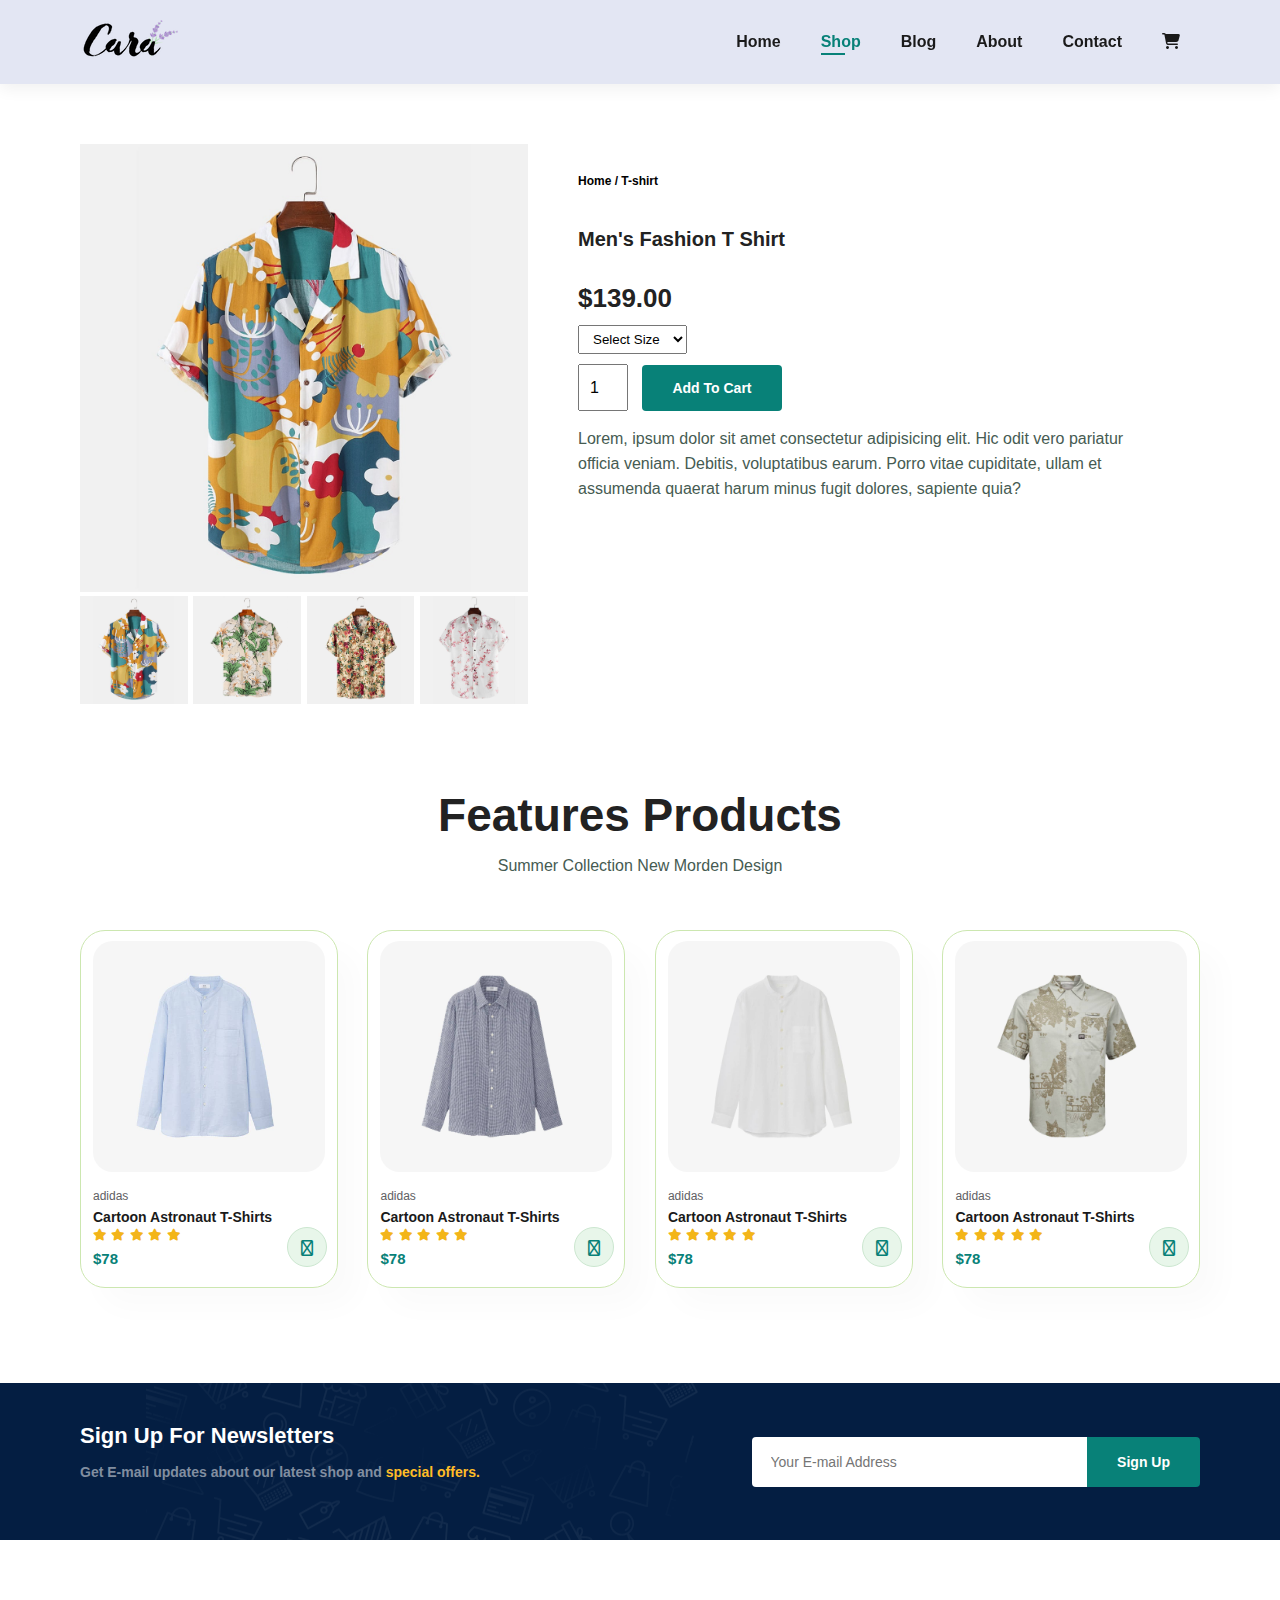
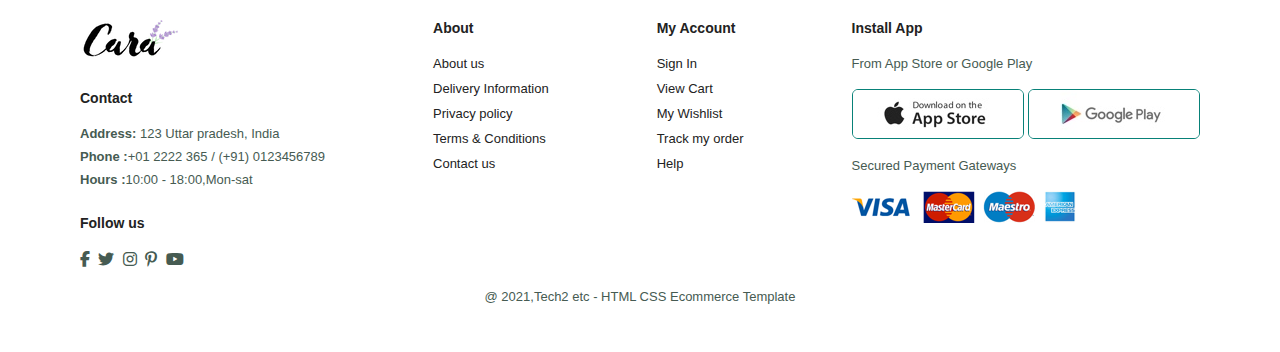
<file: sproduct.html>
<!DOCTYPE html>
<html lang="en">
<head>
    <meta charset="UTF-8">
    <meta name="viewport" content="width=device-width, initial-scale=1.0">
    <title>E-Commerce | WebSite</title>
    <link rel="stylesheet" href="style.css">
    <link rel="stylesheet" href="https://cdnjs.cloudflare.com/ajax/libs/font-awesome/6.6.0/css/all.min.css" />
</head>
<body>
    <section id="header">
        <a href="#"><img src="img/logo.png" class="logo" alt=""></a>

        <div>
            <ul id="navbar">
                <li><a href="index.html">Home</a></li>
                <li><a href="shop.html"  class="active">Shop</a></li>
                <li><a href="blog.html">Blog</a></li>
                <li><a href="about.html">About</a></li>
                <li><a href="contact.html">Contact</a></li>
                <li id="lg-bag"><a href="cart.html"><i class="fa-solid fa-cart-shopping"></i></a></li>
                <a href="#" id="close" ><i class="fa-solid fa-xmark"></i></a>

            </ul>
        </div>
        <div id="mobile">
            <a href="cart.html"><i class="fa-solid fa-cart-shopping"></i></a>
            <i id="bar" class="fas fa-outdent"></i>
        </div>

    </section>

   <section id="prodetails" class="section-p1">
    <div class="single-pro-image">
        <img src="img/products/f1.jpg" width="100%" id="MainImg" alt="">
        <div class="small-img-group">
            <div class="small-img-col">
                <img src="img/products/f1.jpg" width="100%" class="small-img" alt="">
            </div>
            <div class="small-img-col">
                <img src="img/products/f2.jpg" width="100%" class="small-img" alt="">
            </div>
            <div class="small-img-col">
                <img src="img/products/f3.jpg" width="100%" class="small-img" alt="">
            </div>
            <div class="small-img-col">
                <img src="img/products/f4.jpg" width="100%" class="small-img" alt="">
            </div>
        </div>
    </div>
    <div class="single-pro-details">
        <h6>Home / T-shirt</h6>
        <h4>Men's Fashion T Shirt</h4>
        <h2>$139.00</h2>
        <select >
            <option > Select Size</option>
            <option > XL</option>
            <option > XXL</option>
            <option > Small</option>
            <option > Large Size</option>
        </select>
        <input type="number" value="1">
        <button class="normal">Add To Cart</button>
        <p>

            Lorem, ipsum dolor sit amet consectetur adipisicing elit. Hic odit vero pariatur officia veniam. Debitis, voluptatibus earum. Porro vitae cupiditate, ullam et assumenda quaerat harum minus fugit dolores, sapiente quia?
        </p>
        
        </div>
   </section>

   <section id="product1" class="section-p1">
    <h2>Features Products</h2>
    <p>Summer Collection New Morden Design</p>
    <div class="pro-container">
        <div class="pro">
            <img src="img/products/n1.jpg" alt="">
            <div class="des">
                <span>adidas</span>
                <h5>Cartoon Astronaut T-Shirts</h5>
                <div class="star">
                    <i class="fas fa-star"></i>
                    <i class="fas fa-star"></i>
                    <i class="fas fa-star"></i>
                    <i class="fas fa-star"></i>
                    <i class="fas fa-star"></i>
                </div>
                <h4>$78</h4>
            </div>
            <a href="#"><i class="fa-solid fa-cart-shopping  cart"></i></a>
        </div>
        <div class="pro">
            <img src="img/products/n2.jpg" alt="">
            <div class="des">
                <span>adidas</span>
                <h5>Cartoon Astronaut T-Shirts</h5>
                <div class="star">
                    <i class="fas fa-star"></i>
                    <i class="fas fa-star"></i>
                    <i class="fas fa-star"></i>
                    <i class="fas fa-star"></i>
                    <i class="fas fa-star"></i>
                </div>
                <h4>$78</h4>
            </div>
            <a href="#"><i class="fa-solid fa-cart-shopping  cart"></i></a>
        </div>
        <div class="pro">
            <img src="img/products/n3.jpg" alt="">
            <div class="des">
                <span>adidas</span>
                <h5>Cartoon Astronaut T-Shirts</h5>
                <div class="star">
                    <i class="fas fa-star"></i>
                    <i class="fas fa-star"></i>
                    <i class="fas fa-star"></i>
                    <i class="fas fa-star"></i>
                    <i class="fas fa-star"></i>
                </div>
                <h4>$78</h4>
            </div>
            <a href="#"><i class="fa-solid fa-cart-shopping  cart"></i></a>
        </div>
        <div class="pro">
            <img src="img/products/n4.jpg" alt="">
            <div class="des">
                <span>adidas</span>
                <h5>Cartoon Astronaut T-Shirts</h5>
                <div class="star">
                    <i class="fas fa-star"></i>
                    <i class="fas fa-star"></i>
                    <i class="fas fa-star"></i>
                    <i class="fas fa-star"></i>
                    <i class="fas fa-star"></i>
                </div>
                <h4>$78</h4>
            </div>
            <a href="#"><i class="fa-solid fa-cart-shopping  cart"></i></a>
        </div>
    </div>

</section>

    <section id="newsletter" class="section-p1 section-m1">
        <div class="newstext">
            <h4>Sign Up For Newsletters</h4>
            <p>Get E-mail updates about our latest shop and <span>special offers.</span></p>
        </div>
        <div class="form">
            <input type="text" placeholder="Your E-mail Address">
            <button class="normal">Sign Up</button>
        </div>
    </section>

    <footer class="section-p1">
        <div class="col">
            <img class="logo" src="img/logo.png" alt="">
            <h4>Contact</h4>
            <p><strong>Address:</strong> 123 Uttar pradesh, India</p>
            <p><strong>Phone :</strong>+01 2222 365 / (+91) 0123456789</p>
            <p><strong>Hours :</strong>10:00 - 18:00,Mon-sat</p>
            <div class="follow">
                <h4>Follow us</h4>
                <div class="icon">
                    <i class="fab fa-facebook-f"></i>
                    <i class="fab fa-twitter"></i>
                    <i class="fab fa-instagram"></i>
                    <i class="fab fa-pinterest-p"></i>
                    <i class="fab fa-youtube"></i>
                </div>
            </div>
        </div>
        <div class="col">
            <h4>About</h4>
            <a href="#">About us</a>
            <a href="#">Delivery Information</a>
            <a href="#">Privacy policy</a>
            <a href="#">Terms & Conditions</a>
            <a href="#">Contact us</a>
        </div>
        <div class="col">
            <h4>My Account</h4>
            <a href="#">Sign In</a>
            <a href="#">View Cart</a>
            <a href="#">My Wishlist</a>
            <a href="#">Track my order</a>
            <a href="#">Help</a>
        </div>
        <div class="col install">
            <h4>Install App</h4>
            <p>From App Store or Google Play</p>
            <div class="row">
                <img src="img/pay/app.jpg" alt="">
                <img src="img/pay/play.jpg" alt="">
            </div>
            <p>Secured Payment Gateways</p>
            <img src="img/pay/pay.png" alt="">
        </div>
        <div class="copyright">
            <p>@ 2021,Tech2 etc - HTML CSS Ecommerce Template</p>
        </div>
    </footer>
    <script>
        var MainImg = document.getElementById("MainImg");
        var smallimg = document.getElementsByClassName("small-img");

        smallimg[0].onclick=function(){
            MainImg.src = smallimg[0].src;
        }
        smallimg[1].onclick=function(){
            MainImg.src = smallimg[1].src;
        }
        smallimg[2].onclick=function(){
            MainImg.src = smallimg[2].src;
        }
        smallimg[3].onclick=function(){
            MainImg.src = smallimg[3].src;
        }
    </script>



    <script src="script.js"></script>
</body>
</html>
</file>
<file: style.css>
@import url('https://fonts.googleapis.com/css2?family=League+Spartan:wght@100..900&display=swap');
*{
    margin: 0;
    padding: 0;
    box-sizing: border-box;
    font-family: 'spartan', sans-serif;
}

h1{
    font-size: 50px;
    line-height: 64px;
    color: #222;
}
h2{
    font-size: 46px;
    line-height: 54px;
    color: #222;
}

h4{
    font-size: 20px;
    color: #222;
}

h6{
    font-weight: 700;
    font-size: 12px;
}

p{
    font-size: 16px;
    color: #465b52;
    margin: 15px 0 20px 0;
}
.section-p1{
    padding: 40px 80px;
}

.section-m1{
    margin: 40px 0;
}
button.normal{
    font-size: 14px;
    font-weight: 600;
    padding: 15px 30px;
    color: #000;
    background-color: #fff;
    border-radius: 4px;
    cursor: pointer;
    border: none;
    outline: none;
    transition: 0.2s;
}
button.white{
    font-size: 13px;
    font-weight: 600;
    padding: 11px 18px;
    color: #fff;
    background-color: transparent;
    cursor: pointer;
    border: 1px solid #fff ;
    outline: none;
    transition: 0.2s;
}

body{
    width: 100%;
}

/*  Header Start */

#header{
    display:flex;
    align-items: center;
    justify-content: space-between;
    padding: 20px 80px;
    background: #e3e6f3;
    box-shadow: 0 5px 15px rgb(0, 0, 0, 0.06);
    z-index: 999;
    position: sticky;
    top:0;
    left: 0;

}
#navbar{
    display: flex;
    align-items: center;
    justify-content: center;

}

#navbar li{
    list-style: none;
    padding: 0 20px;
    position: relative;
}
#navbar li a{
    text-decoration: none;
    font-size: 16px;
    font-weight: 600;
    color: #1a1a1a;
    transition: 0.3s ease;
}

#navbar li a:hover, #navbar li a.active{
    color: #088178;
}
#navbar li a.active::after, #navbar li a:hover::after{
    content: '';
    width: 30%;
    height: 2px;
    background: #088178;
    position: absolute;
    bottom: -4px;
    left: 20px;
}
#mobile{
    display: none;
    align-items: center;
}
#close {
    display: none;
}
/*  Home page */

#hero{
    background-image: url("img/hero4.png");
    height: 90vh;
    width: 100%;
    background-size: cover;
    background-position: top 25% right 0;
    padding: 0 80px;
    display: flex;
    flex-direction: column;
    align-items: flex-start;
    justify-content: center;
}
#hero h4{
    padding-bottom: 15px;
}
#hero h1{
    color: #088178;
}
#hero button{
    background-image: url("img/button.png");
    background-color: transparent;
    color: #088178;
    border: 0;
    padding: 14px 80px 14px 65px;
    background-repeat: no-repeat;
    cursor: pointer;
    font-weight: 700;
    font-size: 15px;

}
#feature{
    display: flex;
    align-items: center;
    justify-content: space-between;
    flex-wrap: wrap;
}

#feature .fe-box{
    width: 180px;
    text-align: center;
    padding: 25px 15px;
    box-shadow: 20px 20px 34px rgba(0, 0, 0, 0.03);
    border: 1px solid #cce7b0;
    border-radius: 4px;
    margin: 15px 0;
}
#feature .fe-box:hover{
    box-shadow: 10px 10px 54px rgba(70, 62, 221, 0.1);
}
#feature .fe-box img{
    width: 100%;
    margin-bottom: 10px;
}

#feature .fe-box h6{
    display: inline-block;
    padding: 9px 8px 6px 8px;
    line-height: 1;
    border-radius: 4px;
    color: #088178;
    background-color: #fddde4;
}
#feature .fe-box:nth-child(2) h6{
    background-color: #cdebbc;
}

#feature .fe-box:nth-child(3) h6{
    background-color: #d1e8f2;
}
#feature .fe-box:nth-child(4) h6{
    background-color: #cdd4f8;
}
#feature .fe-box:nth-child(5) h6{
    background-color: #f6dbf6;
}
#feature .fe-box:nth-child(6) h6{
    background-color: #cdebbc;
}

#product1{
    text-align: center;
}
#product1 .pro-container{
    display: flex;
    justify-content: space-between;
    padding-top: 20px;
    flex-wrap: wrap;
}
#product1 .pro{
    width: 23%;
    min-width: 250px;
    padding: 10px 12px;
    border: 1px solid #cce7b0;
    border-radius: 25px;
    cursor: pointer;
    box-shadow: 20px 20px 30px rgba(0,0,0,0.02);
    margin: 15px 0;
    transition: 0.2 ease;
    position: relative;
}
#product1 .pro:hover{
    box-shadow: 20px 20px 30px rgba(0,0,0,0.06);

}
#product1 .pro img{
    width: 100%;
    border-radius: 20px;
}
#product1 .pro .des{
    text-align: start;
    padding: 10px 0;
}
#product1 .pro .des span{
    color: #606063;
    font-size: 12px;
}
#product1 .pro .des h5{
    padding-top: 5px;
    color: #1a1a1a;
    font-size: 14px;
}
#product1 .pro .des i{
    font-size: 12px;
    color: rgb(243, 181, 25);
}
#product1 .pro .des h4{
    padding-top: 7px;
    font-size: 15px;
    font-weight: 700;
    color: #088178;
}
#product1 .pro .cart {
    width: 40px;
    height: 40px;
    line-height: 40px;
    border-radius: 50px;
    background-color: #e8f6ea;
    font-weight: 500;
    color: #088178;
    border: 1px solid #cce7d0;
    position: absolute;
    bottom: 20px;
    right: 10px;
}

#banner{
    display:flex;
    flex-direction: column;
    justify-content: center;
    align-items: center;
    text-align: center;
    background-image: url(img/banner/b2.jpg);
    width: 100%;
    height: 40vh;
    background-size: cover;
    background-position: center;
}
#banner h4{
    color: white;
    font-size: 16px;
}
#banner h2{
    color: white;
    font-size: 30px;
    padding: 10px 0;
}

#banner h2 span{
    color: #ef3636;
}
#banner button:hover{
    background-color: #088178;
    color: white;
}
#sm-banner{ 
    display:flex;
    justify-content:space-between;
    flex-wrap:wrap;

}

#sm-banner .banner-box{
    display:flex;
    flex-direction: column;
    justify-content: center;
    align-items: flex-start;
    background-image: url(img/banner/b17.jpg);
    min-width: 580px;
    height: 50vh;
    background-size: cover;
    background-position: center;
    padding: 30px;
}
#sm-banner .banner-box2{
    background-image: url(img/banner/b10.jpg);
}
#sm-banner h4{
    color: #fff;
    font-size: 20px;
    font-weight: 300;
}
#sm-banner h2{
    color: #fff;
    font-size: 28px;
    font-weight: 800;
}
#sm-banner span{
    color: #fff;
    font-size: 20px;
    font-weight: 500;
    padding-bottom: 15px;
}
#sm-banner .banner-box:hover button{
    background-color: #088178;
    border: 1px solid #088178;
}
#banner3{
    display: flex;
    justify-content: space-between;
    flex-wrap: wrap;
    padding: 0 80px;
}

#banner3 .banner-box{
    display:flex;
    flex-direction: column;
    justify-content: center;
    align-items: flex-start;
    background-image: url(img/banner/b7.jpg);
    min-width: 30%;
    height: 30vh;
    background-size: cover;
    background-position: center;
    padding: 20px;
    margin-bottom: 20px;
}
#banner3 .banner-box2{
    background-image: url(img/banner/b4.jpg);

}
#banner3 .banner-box3{
    background-image: url(img/banner/b18.jpg);
}
#banner3 .banner-box h2{
    color: #fff;
    font-weight: 900;
    font-size: 22px;
}
#banner3 .banner-box h3{
    color: #ec544e;
    font-weight: 800;
    font-size: 15px;
}
#newsletter{
    display: flex;
    justify-content: space-between;
    flex-wrap: wrap;
    align-items: center;
    background-image: url(img/banner/b14.png);
    background-repeat: no-repeat;
    background-position: 20% 30%;
    background-color: #041e42;
}
#newsletter h4{
    font-size: 22px;
    font-weight: 700;
    color: #fff;
}
#newsletter p{
    font-size: 14px;
    font-weight: 600;
    color: #818ea0;
}
#newsletter span{
    color: #ffbd27;
}
#newsletter .form{
    display: flex;
    width: 40%;
}
#newsletter input{
    height: 3.125rem;
    padding: 0 1.25em;
    font-size: 14px;
    width: 100%;
    border: 1px solid transparent;
    border-radius: 4px;
    outline: none;
    border-top-right-radius: 0;
    border-bottom-right-radius: 0;

}
#newsletter button{
    background-color: #088178;
    color: #fff;
    white-space: nowrap;
    border-top-left-radius: 0;
    border-bottom-left-radius: 0;
}

footer{
    display: flex;
    flex-wrap: wrap;
    justify-content: space-between;
}
footer .col{
    display: flex;
    flex-direction: column;
    align-items: flex-start;
    margin-bottom: 20px;
}
footer .logo{
    margin-bottom: 30px;
}
footer h4{
    font-size: 14px;
    padding-bottom: 20px;
}
footer p{
    font-size: 13px;
    margin: 0 0 8px 0;
}
footer a{
    font-size: 13px;
    text-decoration: none;
    color: #222;
    margin-bottom: 10px;
}
footer .follow{
    margin-top: 20px;
}
footer .follow i{
    color: #465b52;
    padding-right: 4px;
    cursor: pointer;
}
footer .install .row img{
    border: 1px solid #088178;
    border-radius: 6px;
}
footer .install img{
    margin: 10px 0 15px 0;
}
footer .follow i:hover, footer a:hover{
    color: #088178;
}
footer .copyright{
    width: 100%;
    text-align: center;
}

/*  Shop Page */
#page-header{
    background-image: url("img/banner/b1.jpg");
    width: 100%;
    height: 40vh;
    background-size: cover;
    display: flex;
    justify-content: center;
    text-align: center;
    flex-direction: column;
    padding: 14px;
}
#page-header h2, #page-header p{
    color: #fff;
}
#pagination{
    text-align: center;

}
#pagination a{
    text-decoration: none;
    background-color: #088178;
    padding: 15px 20px;
    border-radius: 4px;
    color: #fff;
    font-weight: 600;
}
#pagination a i{
    font-size: 16px;
    font-weight: 600;
}

/*  Single Products  */
#prodetails{
    display: flex;
    margin-top: 20px;
}
#prodetails .single-pro-image {
    width: 40%;
    margin-right: 50px;

}
.small-img-group {
    display: flex;
    justify-content: space-between;
}
.small-img-col {
    flex-basis: 24%;
    cursor: pointer;
}
#prodetails .single-pro-details{
    width: 50%;
    padding-top: 30px;
}
#prodetails .single-pro-details h4{
    padding: 40px 0 20px 0;
}
#prodetails .single-pro-details h2{
    font-size: 26px;
}
#prodetails .single-pro-details select{
    display: block;
    padding: 5px 10px;
    margin-bottom: 10px;
}
#prodetails .single-pro-details input{
    width: 50px;
    height: 47px;
    padding-left: 10px;
    font-size: 16px;
    margin-right: 10px;
}
#prodetails .single-pro-details input:focus{
    outline: none;
}
#prodetails .single-pro-details button{
    background: #088178;
    color: #fff;
}
#prodetails .single-pro-details p{
    line-height: 25px;
}

/* Blog section  */

#page-header.blog-header {
    background-image: url("img/banner/b19.jpg");
}
#blog{
    padding: 150px 150px 0 150px;
}
#blog .blog-box{
    display: flex;
    align-items: center;
    width: 100%;
    padding-bottom: 90px;
    position: relative;
}
.blog-img{
    width: 50%;
    margin-right: 40px;
}
#blog img{
    width: 100%;
    height: 300px;
    object-fit: cover;
}
#blog .blog-details{
    width: 50%;
}
#blog .blog-details a{
    text-decoration: none;
    font-size: 11px;
    color: #000;
    font-weight: 700;
    position: relative;
    transition: 0.3s;
}
#blog .blog-details a::after{
    content: "";
    width: 50px;
    height: 1px;
    background-color: #000;
    position:absolute;
    top: 4px;
    right: -60px;
}
#blog .blog-details a:hover{
    color: #088178;
}
#blog .blog-details a:hover::after{
    background-color: #088178;
}
#blog .blog-box h1{
    position: absolute;
    top: -40px;
    left: 0;
    font-size: 70px;
    font-weight: 700;
    color: #c9cbce;
    z-index: -9;
}
/* About page  */

#page-header.about-header{
    background-image: url("img/about/banner.png");
}
#about-head {
    display: flex;
    align-items: center;
}

#about-head img{
    width: 50%;
    height: auto;
}
#about-head div{
    padding-left: 40px;
}
#about-app{
    text-align: center;
}
#about-app .video{
    width: 70%;
    height: 100%;
    margin: 30px auto 0 auto;
}
#about-app .video video{
    width: 100%;
    height: 100%;
    border-radius: 20px;
}

/* contact page  */

#contact-details{
    display: flex;
    align-items: center;
    justify-content: center;
}
#contact-details .details{
    width: 40%;
}
#contact-details .details span, #form-details form span{
    font-size: 12px;
}
#contact-details .details h2, #form-details form h2{
    font-size: 26px;
    line-height: 35px;
    padding: 20px 0;
}
#contact-details .details h3{
    font-size: 16px;
    padding-bottom: 15px;
}
#contact-details .details li{
    list-style: none;
    display: flex;
    padding: 10px 0;
}
#contact-details .details li i{
    font-size: 14px;
    padding-right: 22px;
}

#contact-details .details li p{
    margin: 0;
    font-size: 14px;
}

#contact-details .map{
    width:55%;
    height: 400px;

}
#contact-details .map iframe {
    width: 100%;
    height:100%;
}
#form-details{
    display: flex;
    justify-content: space-between;
    margin: 30px;
    padding: 80px;
    border: 1px solid #e1e1e1;
}

#form-details form {
    width: 65%;
    display: flex;
    flex-direction: column;
    align-items: flex-start;
}
#form-details form input, #form-details form textarea {
    width:100%;
    padding: 12px 15px;
    outline: none;
    margin-bottom:20px;
    border: 1px solid #e1e1e1;
}
#form-details form button{
    background-color: #088178;
    color: #fff;
}
#form-details .people div{
    padding-bottom: 25px;
    display:flex;
    flex-direction: column;
}
#form-details .people div img{
    width:65px;
    height:65px;
    object-fit: cover;
    margin-right: 15px;
}
#form-details .people div p{
    margin: 0;
    font-size: 13px;
    line-height: 25px;
}
#form-details .people div p span{
    display:block;
    font-size: 16px;
    font-weight: 600;
    color: #000;
}






/*  Start media query */

@media (max-width:799px){
    .section-p1{
        padding: 40px 40px;
    }
    #navbar{
        display: flex;
        flex-direction: column;
        align-items: flex-start;
        justify-content: flex-start;
        position: fixed;
        top :0;
        right: -300px;
        height: 100vh;
        width: 300px;
        background-color: #e3e6f3;
        box-shadow: 0 40px 60px rgba(0, 0, 0, 0.1);
        padding: 80px 0 0 10px;
        transition: 0.3s;
    }
    #navbar.active{
        right: 0px;
    }
    #navbar li{
        margin-bottom: 25px;
    }
    #mobile{
        display: flex;
        align-items: center;
    }
    #mobile i{
        color: #1a1a1a;
        font-size: 24px;
        padding-left: 20px;
    }
    #close{
        display: initial;
        position: absolute;
        top: 30px;
        left: 30px;
        color: #222;
        font-size: 24px;
    }
    #lg-bag{
        display: none;
    }
    #hero{
        height: 70vh;
        padding: 0 80px;
        background-position: top 30% right 30%;
    }
    #feature{
        justify-content: center;
    }
    #feature .fe-box{
        margin: 15px 15px;
    }

    #product1 .pro-container{
        justify-content: center;
    }
    #product1 .pro{
        margin: 15px;
    }
    #banner{
        height: 25vh;
    }
    #sm-banner .banner-box{
        min-width: 100%;
        height: 45vh;
    }
    #banner3{
        padding: 0 40px;
    }
    #banner3 .banner-box{
        width: 28%;
    }
    #newsletter .form{
        width: 70%;
    }

    /* contact page  */

    #form-details{
        padding: 40px;
    }
    #form-details form{
        width: 50%;
    }

}


@media (max-width:477px) {
    .section-p1{
        padding: 20px;
    }
    #header{
        padding: 10px 30px;
    }
    h1{
        font-size: 38px;
    }
    h2{
        font-size: 32px;
    }
    #hero{      
        padding: 0 20px;
        background-position: 55%;
    }
    #feature{
        justify-content: space-between;
    }
    #feature .fe-box{
        width: 155px;
        margin: 0 0 15px 0;
    }
    #product1 .pro{
        width: 100%;
    }
    #banner{
        height: 40vh;
    }
    #sm-banner .banner-box{
        height: 40vh;
    }
    #sm-banner .banner-box2{
        margin-top: 20px;
    }
    #banner3 .banner-box{
        width: 100%;
    }
    #newsletter{
        padding: 40px 20px;
    }
    #newsletter .form{
        width: 100%;
    }
    footer .copyright{
        text-align: start;
    }
    /* Single Product */
    #prodetails{
        display: flex;
        flex-direction: column;
    }
    #prodetails .single-pro-image{
        width: 100%;
        margin-right: 0px;
    }
    #prodetails .single-pro-details{
        width: 100%;
    }
    /* blog page */

    #blog {
        padding: 100px 20px 0 20px;
    }

    #blog .blog-box {
        display:flex;
        flex-direction: column;
        align-items: flex-start;
    }

    #blog .blog-img {
        width: 100%;
        margin-right: 0;
        margin-bottom: 30px;
    }

    /* about page  */

    #about-head{
        flex-direction: column;
    }
    #about-head img{
        width:100%;
        margin-bottom: 20px;
    }
    #about-head div{
        padding:0;
    }
    #about-app .video{
        width: 100%;
    }

    /* contact page     */

    #contact-details{
        flex-direction: column;
    }
    #contact-details .details{
        width: 100%;
        margin-bottom: 20px;
    }
    #contact-details .map {
        width: 100%;
    }
    #form-details {
        margin: 10px;
        padding: 30px 10px;
        flex-wrap: wrap;
    }
    #form-details form{
        width: 100%;
        margin-bottom: 20px;
    }

    
}
</file>
